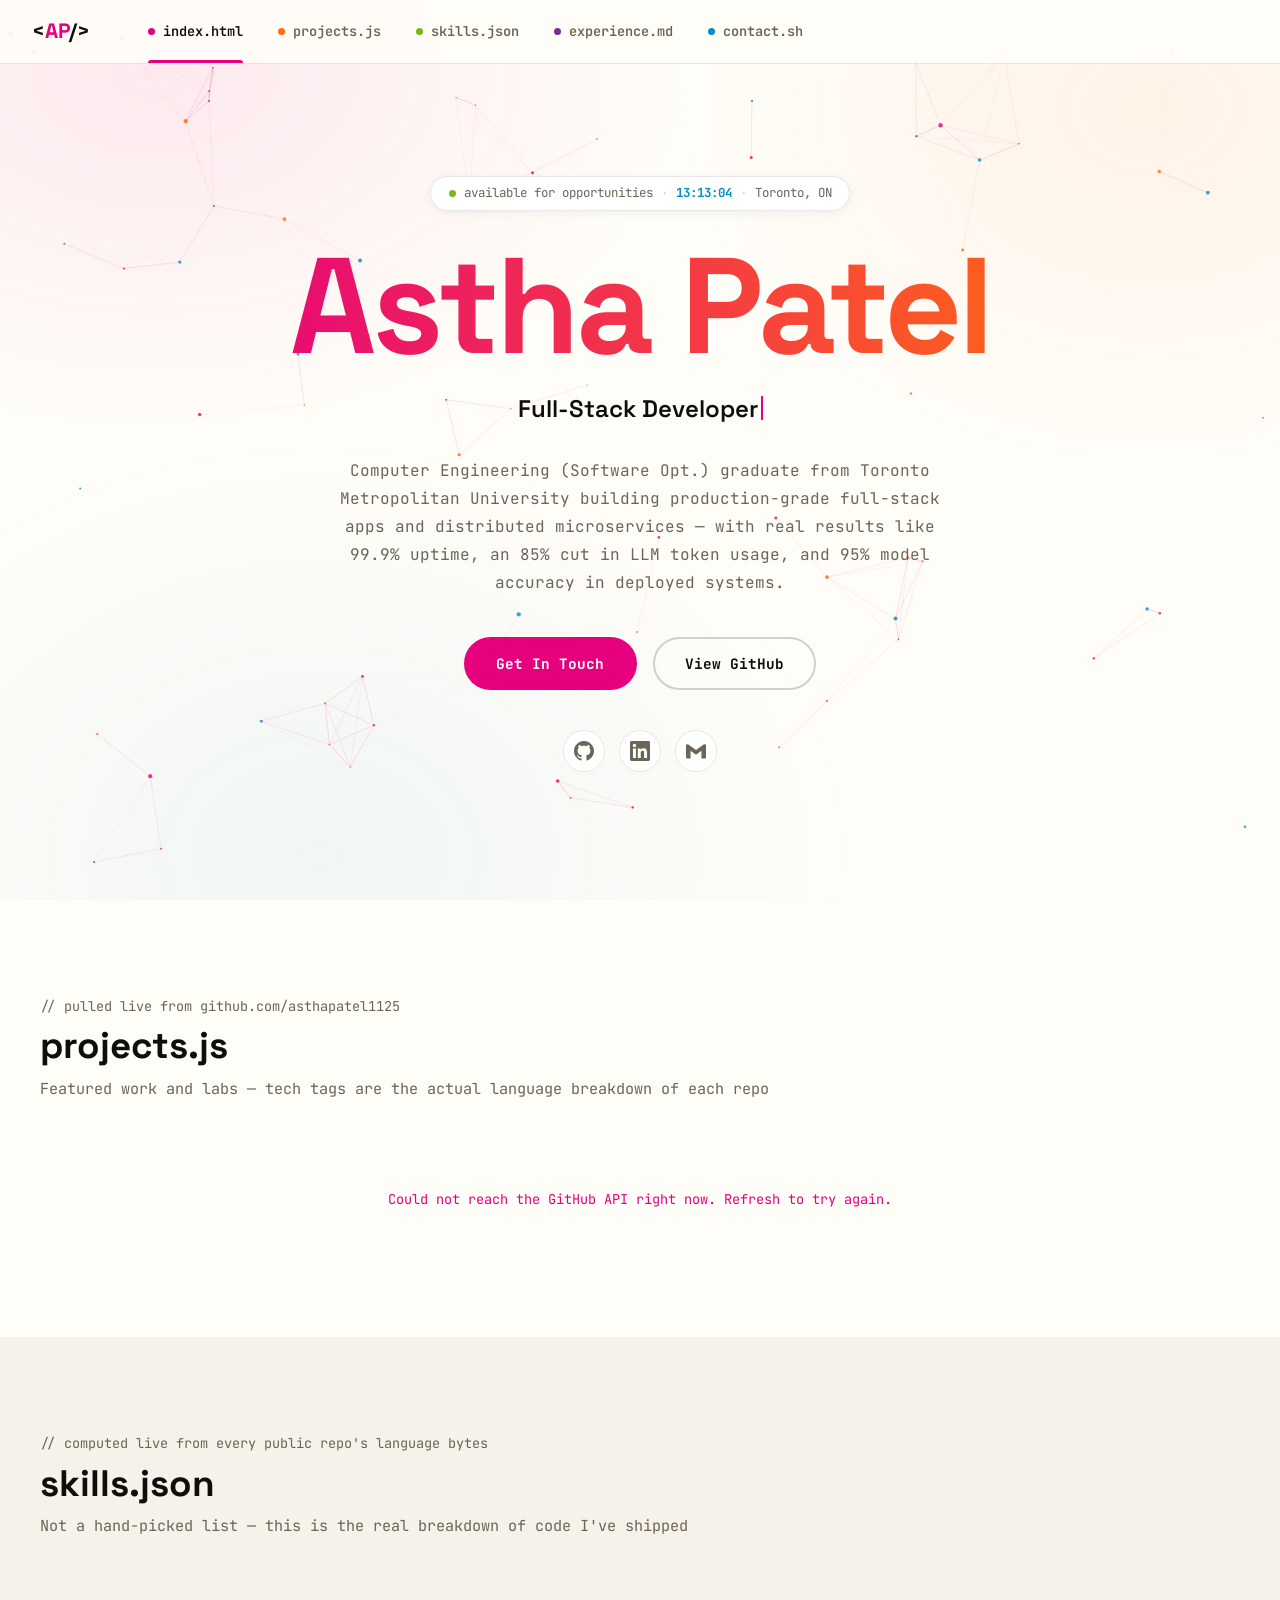
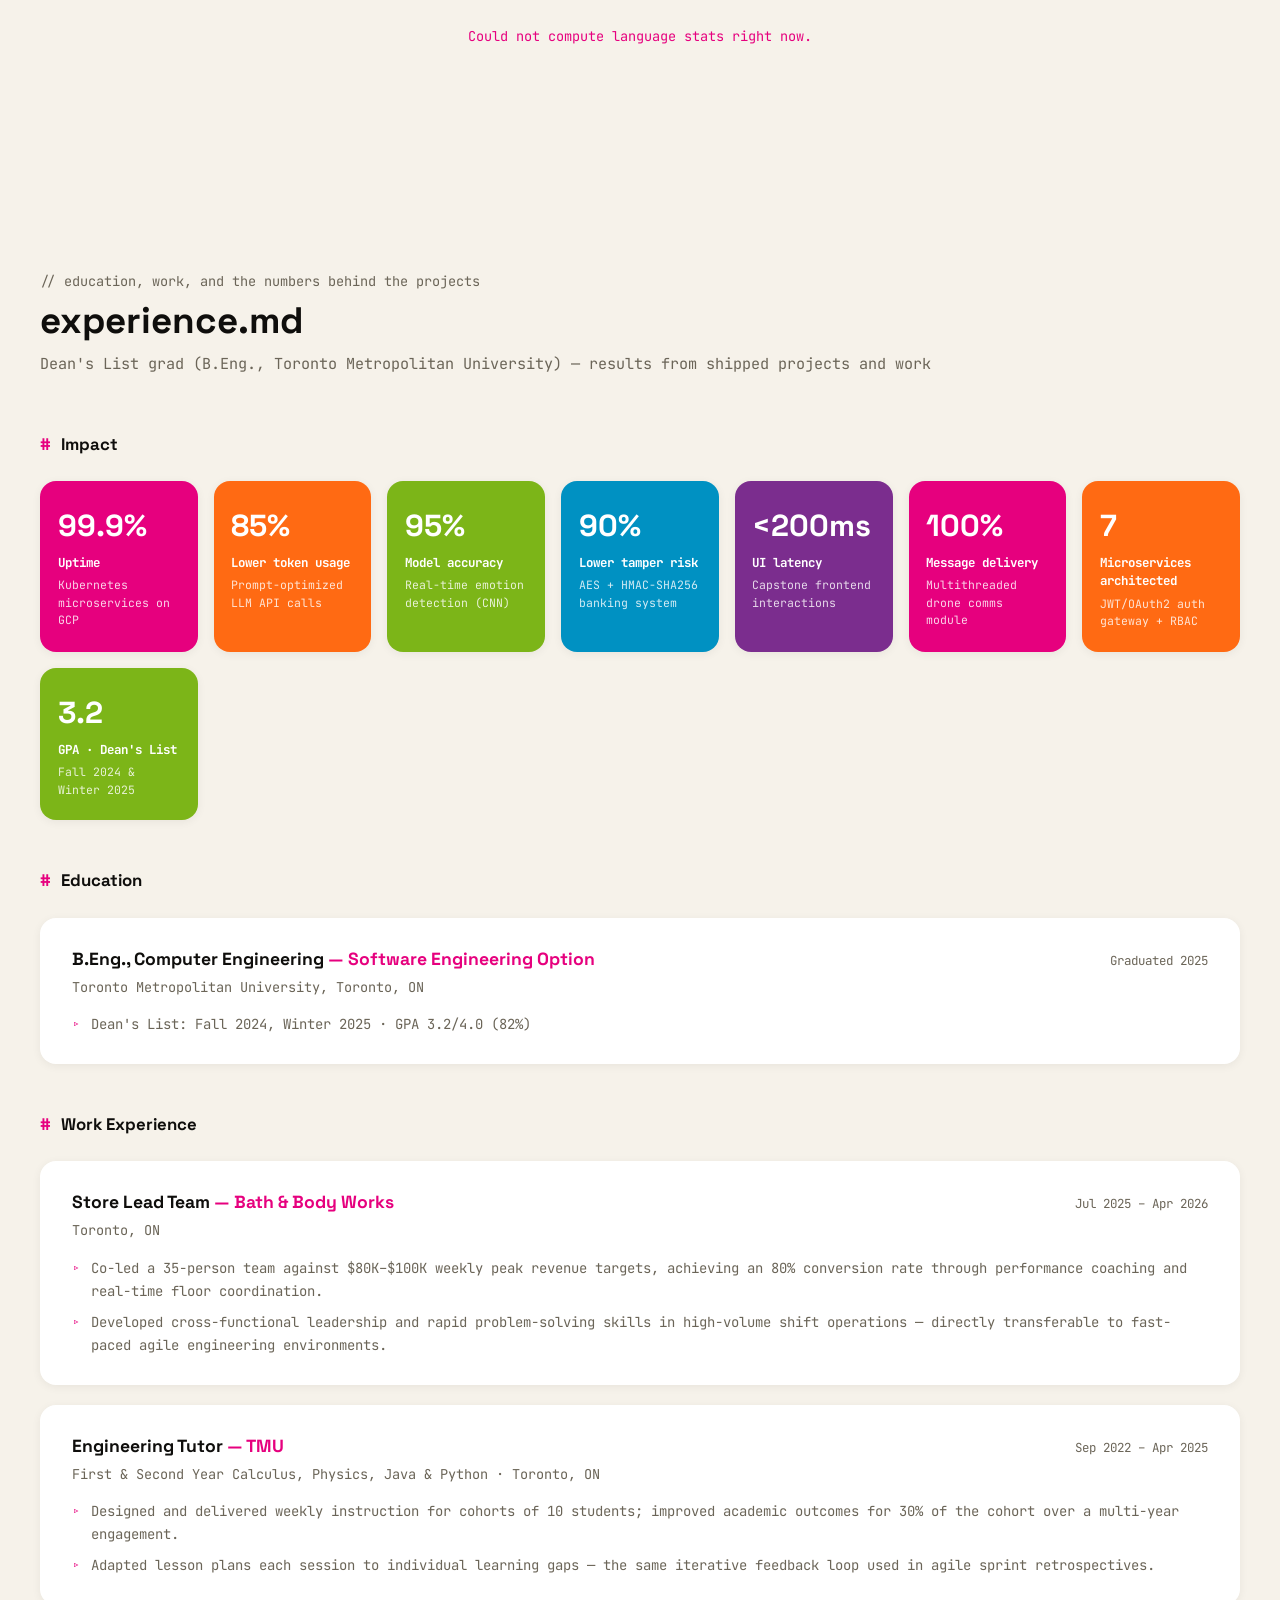
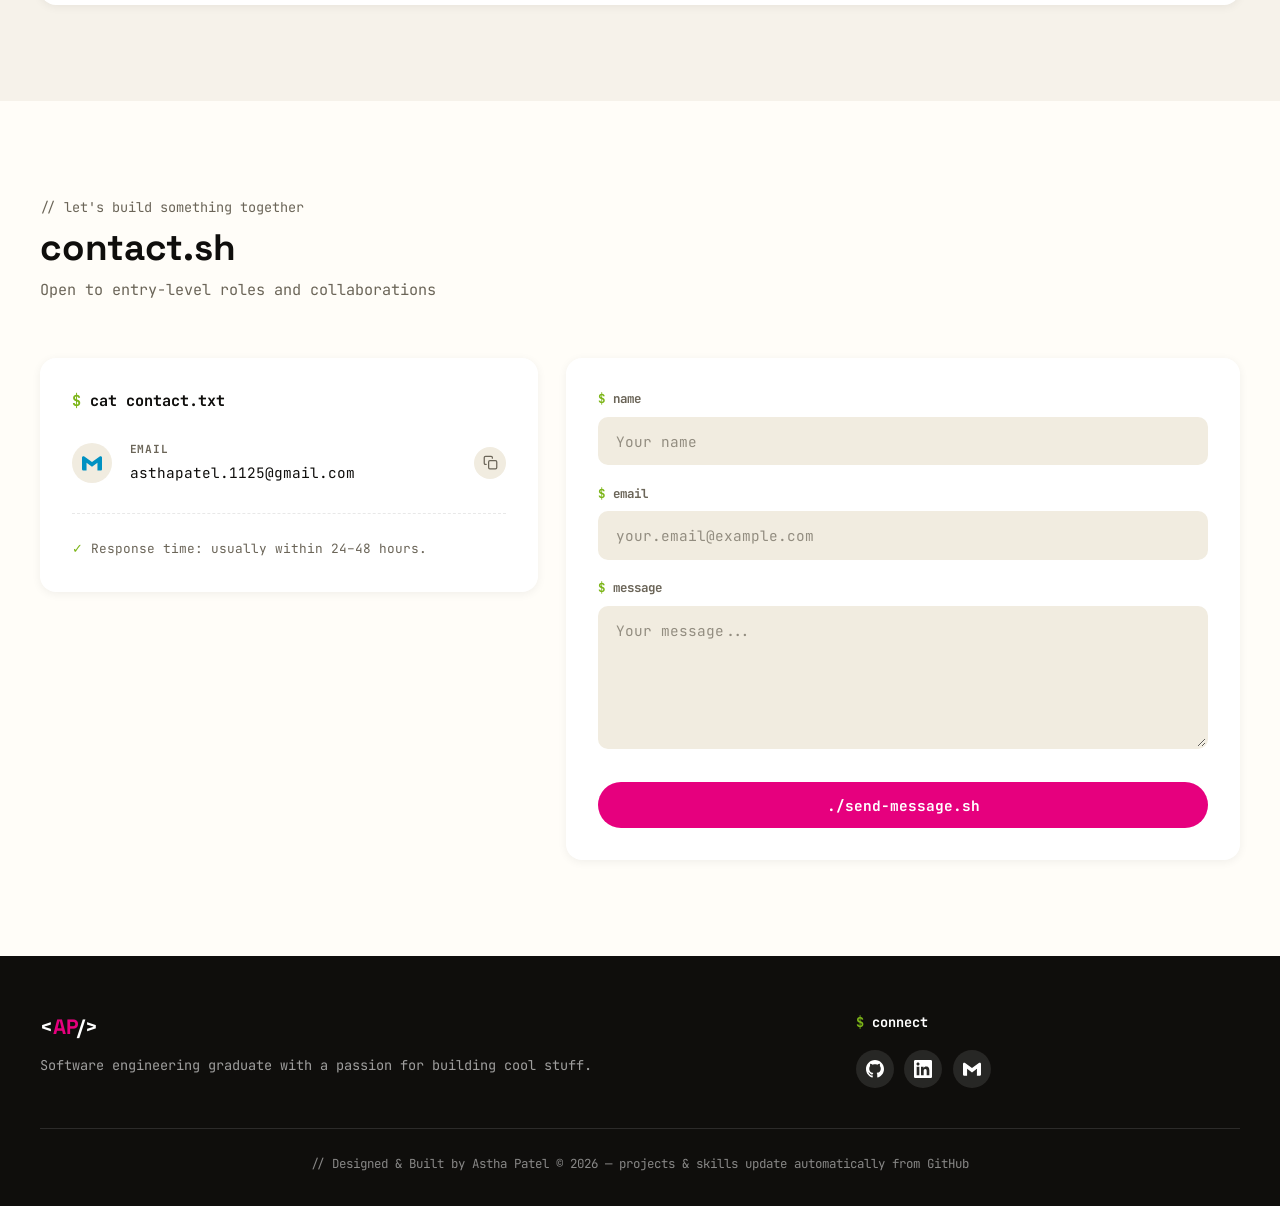
<file: src/frontend/index.html>
<!DOCTYPE html>
<html lang="en">
<head>
    <meta charset="UTF-8">
    <meta name="viewport" content="width=device-width, initial-scale=1.0">
    <title>Astha Patel — Full Stack Developer</title>
    <meta name="description" content="Astha Patel — Computer Engineering (Software Opt.) graduate building full-stack, cloud-native, and AI-powered applications.">
    <link rel="stylesheet" href="intro_page.css">
    <link rel="preconnect" href="https://fonts.googleapis.com">
    <link rel="preconnect" href="https://fonts.gstatic.com" crossorigin>
    <link href="https://fonts.googleapis.com/css2?family=Space+Grotesk:wght@500;600;700&family=JetBrains+Mono:wght@400;500;600;700;800&display=swap" rel="stylesheet">
    <link rel="icon" href="data:image/svg+xml,%3Csvg xmlns='http://www.w3.org/2000/svg' viewBox='0 0 24 24'%3E%3Crect width='24' height='24' rx='5' fill='%23fffdf8'/%3E%3Ctext x='12' y='16.5' font-family='monospace' font-size='11' font-weight='700' fill='%23e6007e' text-anchor='middle'%3E%3C/%3E%3C/text%3E%3C/svg%3E">
</head>
<body>
    <div class="scroll-progress" id="scroll-progress"></div>
    <div class="cursor-glow" id="cursor-glow" aria-hidden="true"></div>
    <div class="toast-stack" id="toast-stack" aria-live="polite"></div>

    <header class="header">
        <div class="logo">
            <span>&lt;<span class="logo-accent">AP</span>/&gt;</span>
        </div>
        <nav class="nav" id="main-nav">
            <a href="#top" class="nav-link" data-section="top"><span class="file-dot file-dot-html"></span>index.html</a>
            <a href="#projects" class="nav-link" data-section="projects"><span class="file-dot file-dot-js"></span>projects.js</a>
            <a href="#skills" class="nav-link" data-section="skills"><span class="file-dot file-dot-json"></span>skills.json</a>
            <a href="#experience" class="nav-link" data-section="experience"><span class="file-dot file-dot-md"></span>experience.md</a>
            <a href="#contact" class="nav-link" data-section="contact"><span class="file-dot file-dot-sh"></span>contact.sh</a>
        </nav>
    </header>

    <main class="main" id="top">
        <canvas id="particle-canvas" class="particle-canvas" aria-hidden="true"></canvas>

        <div class="content">
            <div class="status-pill" id="status-pill">
                <span class="status-dot"></span>
                <span>available for opportunities</span>
                <span class="status-sep">·</span>
                <span id="live-clock">--:--:--</span>
                <span class="status-sep">·</span>
                <span>Toronto, ON</span>
            </div>

            <h1 class="hero-name" id="hero-name">Astha Patel</h1>
            <h2 class="hero-role"><span id="hero-role-text"></span><span class="role-cursor"></span></h2>

            <p class="description">
                Computer Engineering (Software Opt.) graduate from Toronto Metropolitan University building
                production-grade full-stack apps and distributed microservices — with real results like 99.9% uptime,
                an 85% cut in LLM token usage, and 95% model accuracy in deployed systems.
            </p>

            <div class="buttons">
                <button class="btn btn-primary" onclick="document.getElementById('contact').scrollIntoView({behavior:'smooth'})">Get In Touch</button>
                <a href="https://github.com/asthapatel1125" class="btn btn-secondary" target="_blank" rel="noopener">View GitHub</a>
            </div>

            <div class="social-icons">
                <a href="https://github.com/asthapatel1125" class="social-icon" aria-label="GitHub" target="_blank" rel="noopener">
                    <svg width="20" height="20" viewBox="0 0 24 24" fill="currentColor">
                        <path d="M12 0c-6.626 0-12 5.373-12 12 0 5.302 3.438 9.8 8.207 11.387.599.111.793-.261.793-.577v-2.234c-3.338.726-4.033-1.416-4.033-1.416-.546-1.387-1.333-1.756-1.333-1.756-1.089-.745.083-.729.083-.729 1.205.084 1.839 1.237 1.839 1.237 1.07 1.834 2.807 1.304 3.492.997.107-.775.418-1.305.762-1.604-2.665-.305-5.467-1.334-5.467-5.931 0-1.311.469-2.381 1.236-3.221-.124-.303-.535-1.524.117-3.176 0 0 1.008-.322 3.301 1.23.957-.266 1.983-.399 3.003-.404 1.02.005 2.047.138 3.006.404 2.291-1.552 3.297-1.23 3.297-1.23.653 1.653.242 2.874.118 3.176.77.84 1.235 1.911 1.235 3.221 0 4.609-2.807 5.624-5.479 5.921.43.372.823 1.102.823 2.222v3.293c0 .319.192.694.801.576 4.765-1.589 8.199-6.086 8.199-11.386 0-6.627-5.373-12-12-12z"/>
                    </svg>
                </a>
                <a href="https://www.linkedin.com/in/astha-patel-1125-lnkdin/" class="social-icon" aria-label="LinkedIn" target="_blank" rel="noopener">
                    <svg width="20" height="20" viewBox="0 0 24 24" fill="currentColor">
                        <path d="M20.447 20.452h-3.554v-5.569c0-1.328-.027-3.037-1.852-3.037-1.853 0-2.136 1.445-2.136 2.939v5.667H9.351V9h3.414v1.561h.046c.477-.9 1.637-1.85 3.37-1.85 3.601 0 4.267 2.37 4.267 5.455v6.286zM5.337 7.433c-1.144 0-2.063-.926-2.063-2.065 0-1.138.92-2.063 2.063-2.063 1.14 0 2.064.925 2.064 2.063 0 1.139-.925 2.065-2.064 2.065zm1.782 13.019H3.555V9h3.564v11.452zM22.225 0H1.771C.792 0 0 .774 0 1.729v20.542C0 23.227.792 24 1.771 24h20.451C23.2 24 24 23.227 24 22.271V1.729C24 .774 23.2 0 22.222 0h.003z"/>
                    </svg>
                </a>
                <a href="mailto:asthapatel.1125@gmail.com" class="social-icon" aria-label="Email">
                    <svg width="20" height="20" viewBox="0 0 24 24" fill="currentColor">
                        <path d="M24 5.457v13.909c0 .904-.732 1.636-1.636 1.636h-3.819V11.73L12 16.64l-6.545-4.91v9.273H1.636A1.636 1.636 0 0 1 0 19.366V5.457c0-.904.732-1.636 1.636-1.636h.749L12 10.724l9.615-6.903h.749c.904 0 1.636.732 1.636 1.636z"/>
                    </svg>
                </a>
            </div>
        </div>
    </main>

    <section id="projects" class="projects-section">
        <div class="projects-container">
            <div class="projects-header reveal">
                <p class="section-comment">pulled live from github.com/asthapatel1125</p>
                <h2 class="projects-title">projects.js</h2>
                <p class="projects-subtitle">Featured work and labs — tech tags are the actual language breakdown of each repo</p>
            </div>
            <!-- Populated automatically by github.js from the GitHub API -->
            <div class="projects-grid"></div>
        </div>
    </section>

    <section id="skills" class="skills-section">
        <div class="skills-container">
            <div class="skills-header reveal">
                <p class="section-comment">computed live from every public repo's language bytes</p>
                <h2 class="skills-title">skills.json</h2>
                <p class="skills-subtitle">Not a hand-picked list — this is the real breakdown of code I've shipped</p>
            </div>

            <!-- Populated automatically by github.js -->
            <div class="skills-bars"></div>
        </div>
    </section>

    <section id="experience" class="experience-section">
        <div class="experience-container">
            <div class="experience-header reveal">
                <p class="section-comment">education, work, and the numbers behind the projects</p>
                <h2 class="experience-title">experience.md</h2>
                <p class="experience-subtitle">Dean's List grad (B.Eng., Toronto Metropolitan University) — results from shipped projects and work</p>
            </div>

            <h3 class="experience-subheading reveal"><span class="heading-dot">#</span> Impact</h3>
            <div class="metrics-grid">
                <div class="metric-card reveal tilt-card" style="--accent:var(--pink)">
                    <div class="metric-value">99.9%</div>
                    <div class="metric-label">Uptime</div>
                    <div class="metric-context">Kubernetes microservices on GCP</div>
                </div>
                <div class="metric-card reveal tilt-card" style="--accent:var(--orange)">
                    <div class="metric-value">85%</div>
                    <div class="metric-label">Lower token usage</div>
                    <div class="metric-context">Prompt-optimized LLM API calls</div>
                </div>
                <div class="metric-card reveal tilt-card" style="--accent:var(--lime)">
                    <div class="metric-value">95%</div>
                    <div class="metric-label">Model accuracy</div>
                    <div class="metric-context">Real-time emotion detection (CNN)</div>
                </div>
                <div class="metric-card reveal tilt-card" style="--accent:var(--turquoise)">
                    <div class="metric-value">90%</div>
                    <div class="metric-label">Lower tamper risk</div>
                    <div class="metric-context">AES + HMAC-SHA256 banking system</div>
                </div>
                <div class="metric-card reveal tilt-card" style="--accent:var(--purple)">
                    <div class="metric-value">&lt;200ms</div>
                    <div class="metric-label">UI latency</div>
                    <div class="metric-context">Capstone frontend interactions</div>
                </div>
                <div class="metric-card reveal tilt-card" style="--accent:var(--pink)">
                    <div class="metric-value">100%</div>
                    <div class="metric-label">Message delivery</div>
                    <div class="metric-context">Multithreaded drone comms module</div>
                </div>
                <div class="metric-card reveal tilt-card" style="--accent:var(--orange)">
                    <div class="metric-value">7</div>
                    <div class="metric-label">Microservices architected</div>
                    <div class="metric-context">JWT/OAuth2 auth gateway + RBAC</div>
                </div>
                <div class="metric-card reveal tilt-card" style="--accent:var(--lime)">
                    <div class="metric-value">3.2</div>
                    <div class="metric-label">GPA · Dean's List</div>
                    <div class="metric-context">Fall 2024 &amp; Winter 2025</div>
                </div>
            </div>

            <h3 class="experience-subheading reveal"><span class="heading-dot">#</span> Education</h3>
            <div class="exp-grid">
                <div class="exp-card reveal tilt-card">
                    <div class="exp-row">
                        <span class="exp-role">B.Eng., Computer Engineering <span class="exp-org">— Software Engineering Option</span></span>
                        <span class="exp-date">Graduated 2025</span>
                    </div>
                    <div class="exp-meta">Toronto Metropolitan University, Toronto, ON</div>
                    <ul class="exp-list">
                        <li>Dean's List: Fall 2024, Winter 2025 · GPA 3.2/4.0 (82%)</li>
                    </ul>
                </div>
            </div>

            <h3 class="experience-subheading reveal"><span class="heading-dot">#</span> Work Experience</h3>
            <div class="exp-grid">
                <div class="exp-card reveal tilt-card">
                    <div class="exp-row">
                        <span class="exp-role">Store Lead Team <span class="exp-org">— Bath &amp; Body Works</span></span>
                        <span class="exp-date">Jul 2025 – Apr 2026</span>
                    </div>
                    <div class="exp-meta">Toronto, ON</div>
                    <ul class="exp-list">
                        <li>Co-led a 35-person team against $80K–$100K weekly peak revenue targets, achieving an 80% conversion rate through performance coaching and real-time floor coordination.</li>
                        <li>Developed cross-functional leadership and rapid problem-solving skills in high-volume shift operations — directly transferable to fast-paced agile engineering environments.</li>
                    </ul>
                </div>

                <div class="exp-card reveal tilt-card">
                    <div class="exp-row">
                        <span class="exp-role">Engineering Tutor <span class="exp-org">— TMU</span></span>
                        <span class="exp-date">Sep 2022 – Apr 2025</span>
                    </div>
                    <div class="exp-meta">First &amp; Second Year Calculus, Physics, Java &amp; Python · Toronto, ON</div>
                    <ul class="exp-list">
                        <li>Designed and delivered weekly instruction for cohorts of 10 students; improved academic outcomes for 30% of the cohort over a multi-year engagement.</li>
                        <li>Adapted lesson plans each session to individual learning gaps — the same iterative feedback loop used in agile sprint retrospectives.</li>
                    </ul>
                </div>
            </div>
        </div>
    </section>

    <section id="contact" class="contact-section">
        <div class="contact-container">
            <div class="contact-header reveal">
                <p class="section-comment">let's build something together</p>
                <h2 class="contact-title">contact.sh</h2>
                <p class="contact-subtitle">Open to entry-level roles and collaborations</p>
            </div>

            <div class="contact-grid">
                <div class="contact-info-card reveal">
                    <h3 class="contact-info-title">cat contact.txt</h3>
                    <div class="contact-item">
                        <div class="contact-icon">
                            <svg width="20" height="20" viewBox="0 0 24 24" fill="currentColor">
                                <path d="M24 5.457v13.909c0 .904-.732 1.636-1.636 1.636h-3.819V11.73L12 16.64l-6.545-4.91v9.273H1.636A1.636 1.636 0 0 1 0 19.366V5.457c0-.904.732-1.636 1.636-1.636h.749L12 10.724l9.615-6.903h.749c.904 0 1.636.732 1.636 1.636z"/>
                            </svg>
                        </div>
                        <div class="contact-details">
                            <div class="contact-label">EMAIL</div>
                            <a href="mailto:asthapatel.1125@gmail.com" class="contact-value">asthapatel.1125@gmail.com</a>
                        </div>
                        <button type="button" class="copy-btn" id="copy-email-btn" data-email="asthapatel.1125@gmail.com" aria-label="Copy email address">
                            <svg width="15" height="15" viewBox="0 0 24 24" fill="none" stroke="currentColor" stroke-width="2" stroke-linecap="round" stroke-linejoin="round"><rect x="9" y="9" width="13" height="13" rx="2"/><path d="M5 15H4a2 2 0 0 1-2-2V4a2 2 0 0 1 2-2h9a2 2 0 0 1 2 2v1"/></svg>
                        </button>
                    </div>
                    <p class="contact-note"><span class="green">✓</span> Response time: usually within 24–48 hours.</p>
                </div>

                <div class="contact-form-card reveal">
                    <div id="form-status" style="display:none; padding: 12px 14px; border-radius: 6px; margin-bottom: 16px; font-family: 'JetBrains Mono', monospace; font-size: 13px;"></div>

                    <form id="contact-form" class="contact-form">
                        <div class="form-group">
                            <label for="name" class="form-label">name</label>
                            <input type="text" id="name" name="name" class="form-input" placeholder="Your name" required>
                        </div>

                        <div class="form-group">
                            <label for="email" class="form-label">email</label>
                            <input type="email" id="email" name="email" class="form-input" placeholder="your.email@example.com" required>
                        </div>

                        <div class="form-group">
                            <label for="message" class="form-label">message</label>
                            <textarea id="message" name="message" class="form-textarea" placeholder="Your message..." rows="6" required></textarea>
                        </div>

                        <button type="submit" id="submit-btn" class="form-submit">./send-message.sh</button>
                    </form>
                </div>
            </div>
        </div>
    </section>

    <footer class="footer">
        <div class="footer-container">
            <div class="footer-grid">
                <div class="footer-column">
                    <div class="footer-logo">
                        <span>&lt;<span class="logo-accent">AP</span>/&gt;</span>
                    </div>
                    <p class="footer-description">
                        Software engineering graduate with a passion for building cool stuff.
                    </p>
                </div>

                <div class="footer-column">
                    <h3 class="footer-title">connect</h3>
                    <div class="footer-social">
                        <a href="https://github.com/asthapatel1125" class="footer-social-icon" aria-label="GitHub" target="_blank" rel="noopener">
                            <svg width="18" height="18" viewBox="0 0 24 24" fill="currentColor">
                                <path d="M12 0c-6.626 0-12 5.373-12 12 0 5.302 3.438 9.8 8.207 11.387.599.111.793-.261.793-.577v-2.234c-3.338.726-4.033-1.416-4.033-1.416-.546-1.387-1.333-1.756-1.333-1.756-1.089-.745.083-.729.083-.729 1.205.084 1.839 1.237 1.839 1.237 1.07 1.834 2.807 1.304 3.492.997.107-.775.418-1.305.762-1.604-2.665-.305-5.467-1.334-5.467-5.931 0-1.311.469-2.381 1.236-3.221-.124-.303-.535-1.524.117-3.176 0 0 1.008-.322 3.301 1.23.957-.266 1.983-.399 3.003-.404 1.02.005 2.047.138 3.006.404 2.291-1.552 3.297-1.23 3.297-1.23.653 1.653.242 2.874.118 3.176.77.84 1.235 1.911 1.235 3.221 0 4.609-2.807 5.624-5.479 5.921.43.372.823 1.102.823 2.222v3.293c0 .319.192.694.801.576 4.765-1.589 8.199-6.086 8.199-11.386 0-6.627-5.373-12-12-12z"/>
                            </svg>
                        </a>
                        <a href="https://www.linkedin.com/in/astha-patel-1125-lnkdin/" class="footer-social-icon" aria-label="LinkedIn" target="_blank" rel="noopener">
                            <svg width="18" height="18" viewBox="0 0 24 24" fill="currentColor">
                                <path d="M20.447 20.452h-3.554v-5.569c0-1.328-.027-3.037-1.852-3.037-1.853 0-2.136 1.445-2.136 2.939v5.667H9.351V9h3.414v1.561h.046c.477-.9 1.637-1.85 3.37-1.85 3.601 0 4.267 2.37 4.267 5.455v6.286zM5.337 7.433c-1.144 0-2.063-.926-2.063-2.065 0-1.138.92-2.063 2.063-2.063 1.14 0 2.064.925 2.064 2.063 0 1.139-.925 2.065-2.064 2.065zm1.782 13.019H3.555V9h3.564v11.452zM22.225 0H1.771C.792 0 0 .774 0 1.729v20.542C0 23.227.792 24 1.771 24h20.451C23.2 24 24 23.227 24 22.271V1.729C24 .774 23.2 0 22.222 0h.003z"/>
                            </svg>
                        </a>
                        <a href="mailto:asthapatel.1125@gmail.com" class="footer-social-icon" aria-label="Email">
                            <svg width="18" height="18" viewBox="0 0 24 24" fill="currentColor">
                                <path d="M24 5.457v13.909c0 .904-.732 1.636-1.636 1.636h-3.819V11.73L12 16.64l-6.545-4.91v9.273H1.636A1.636 1.636 0 0 1 0 19.366V5.457c0-.904.732-1.636 1.636-1.636h.749L12 10.724l9.615-6.903h.749c.904 0 1.636.732 1.636 1.636z"/>
                            </svg>
                        </a>
                    </div>
                </div>
            </div>

            <div class="footer-bottom">
                <p class="footer-copyright">Designed &amp; Built by Astha Patel © 2026 — projects &amp; skills update automatically from GitHub</p>
            </div>
        </div>
    </footer>

    <script src="hero.js"></script>
    <script src="github.js"></script>
    <script src="contact.js"></script>
    <script src="effects.js"></script>
</body>
</html>
</file>
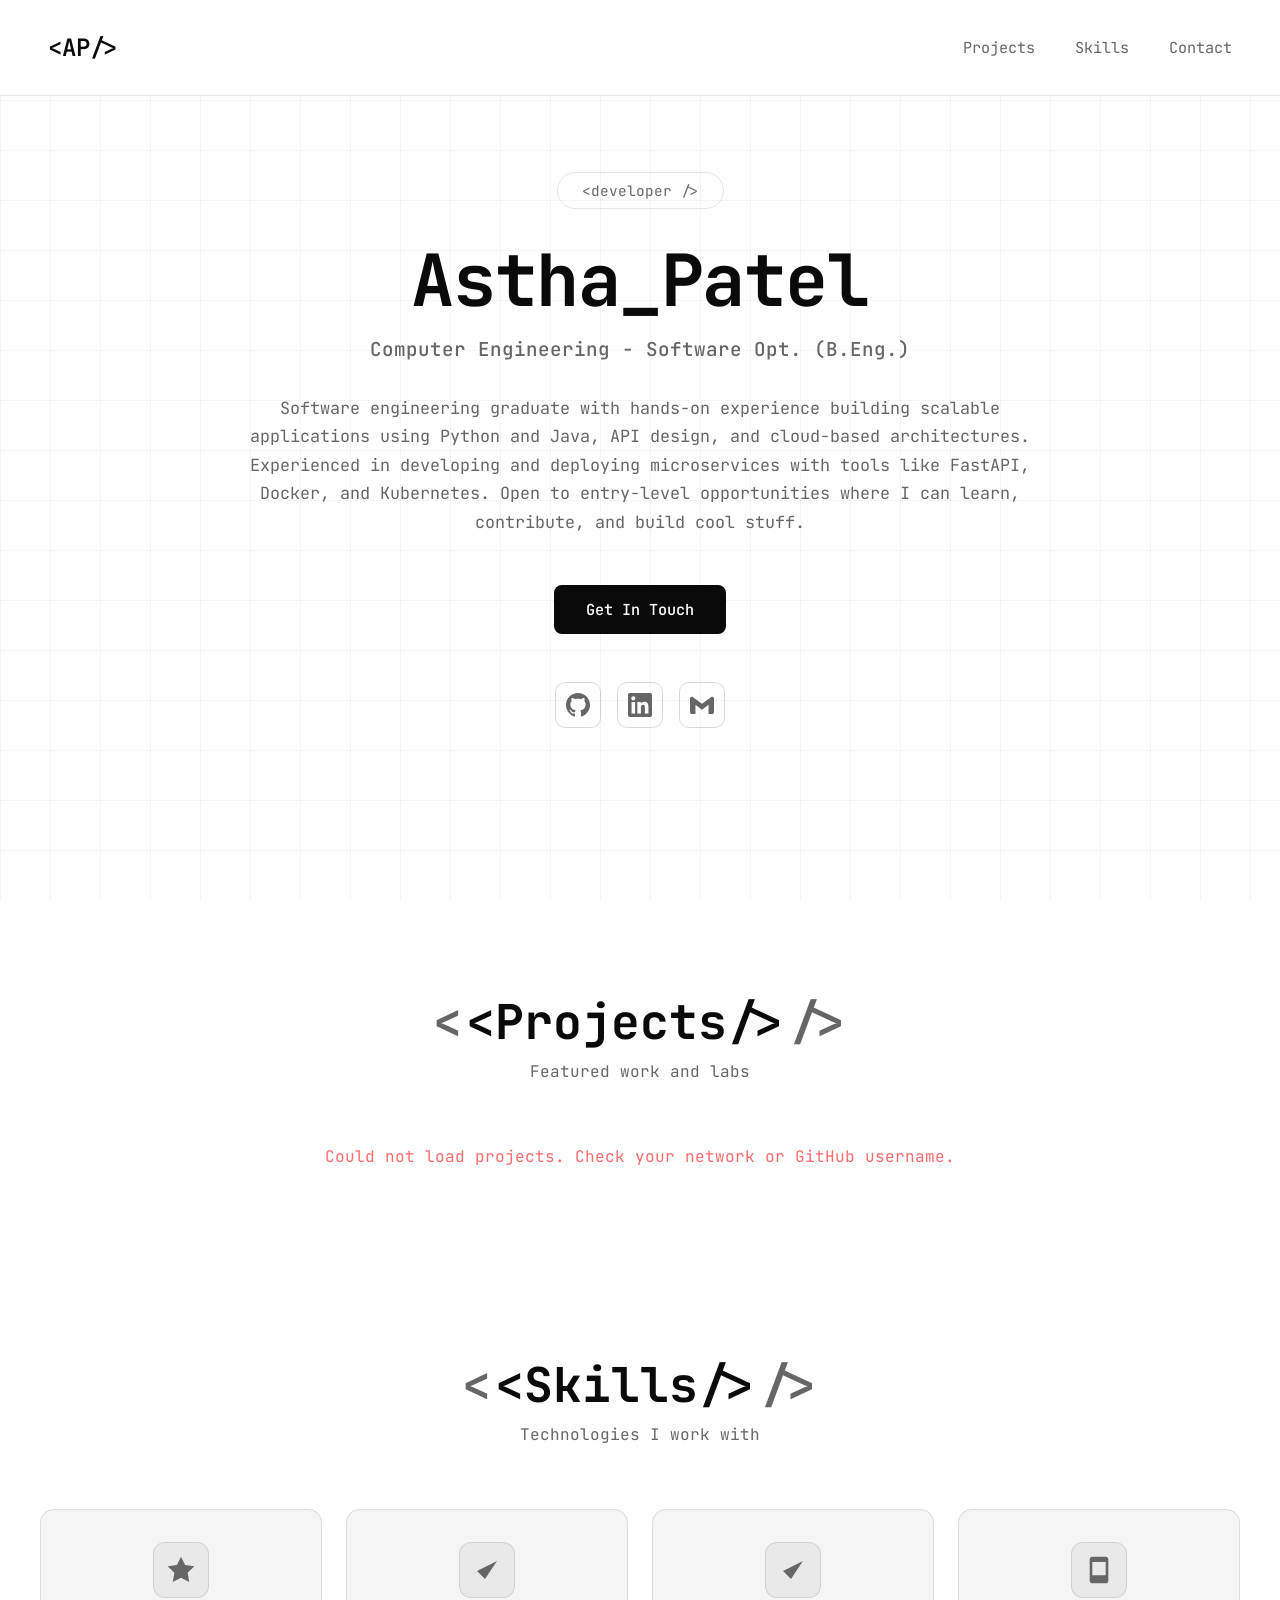
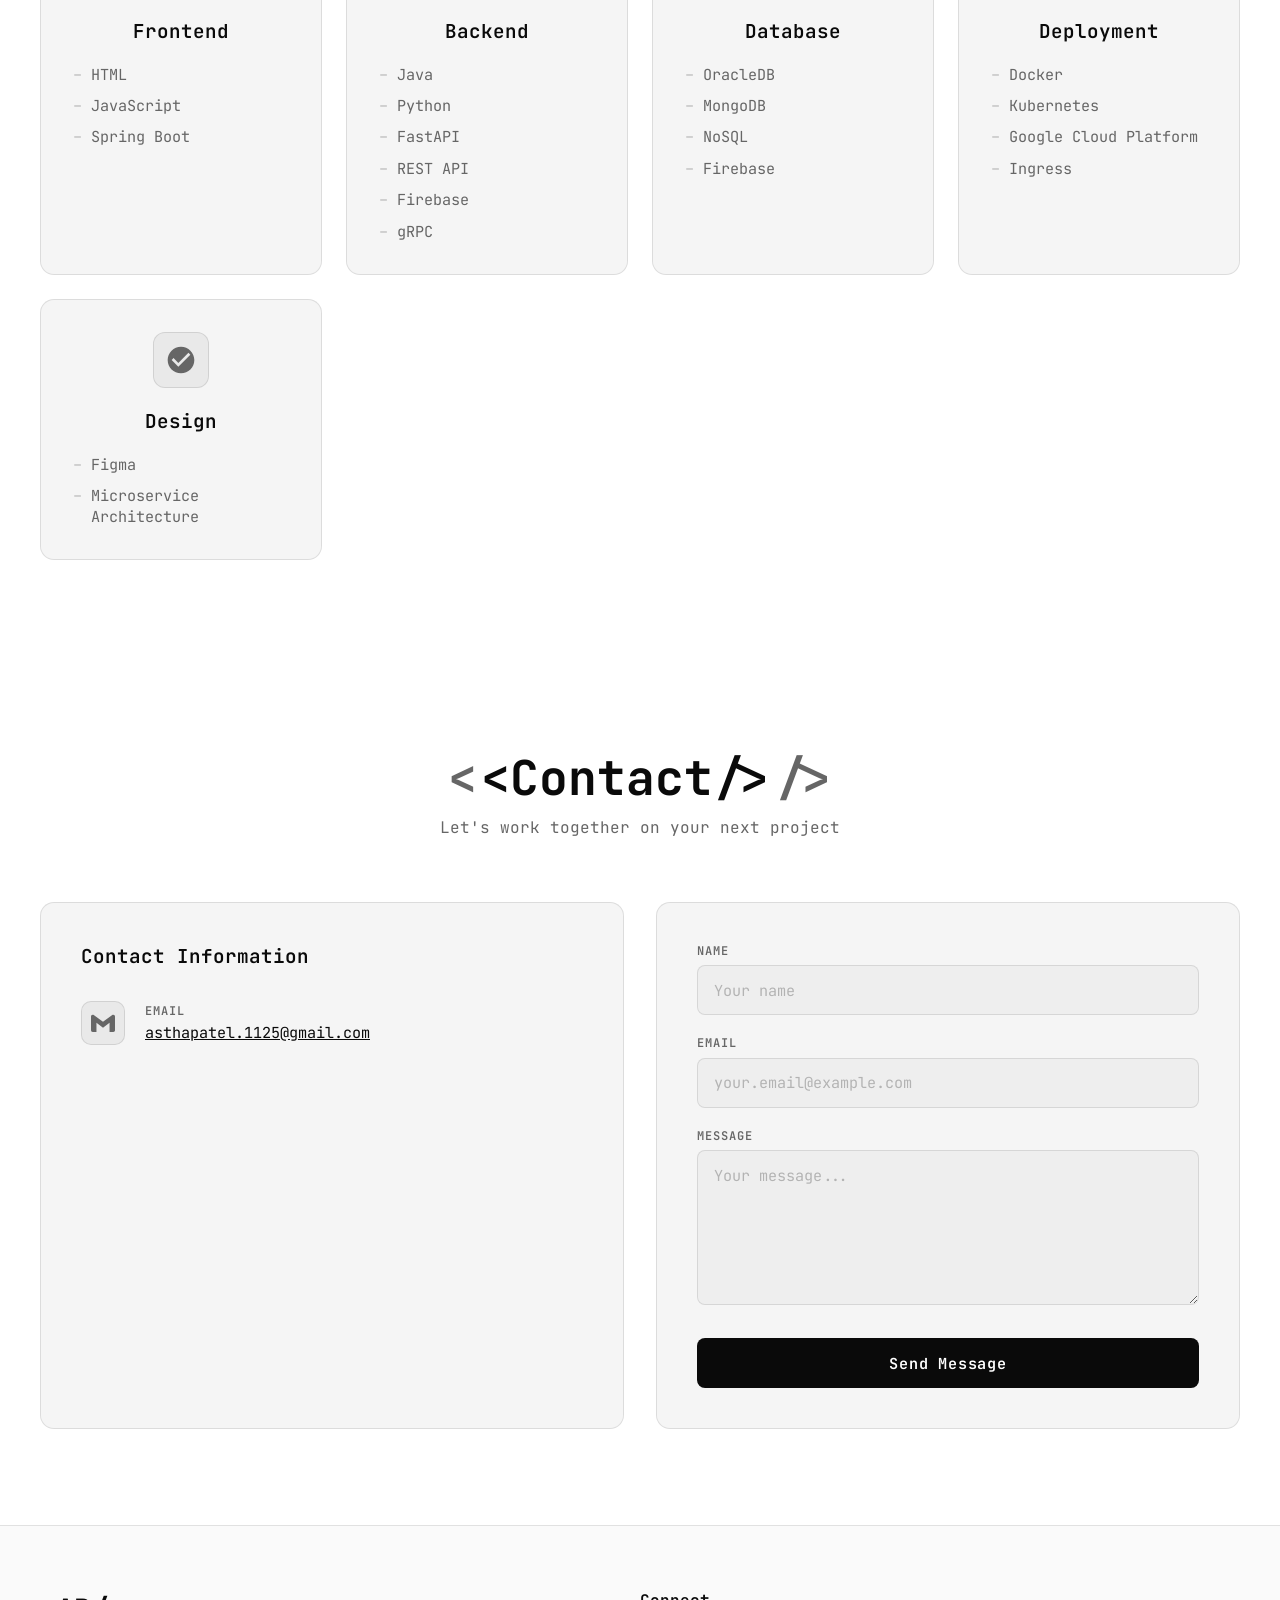
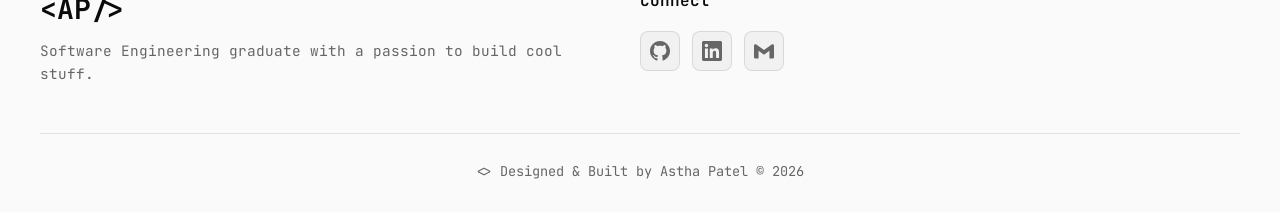
<file: src/frontend/html/index1.html>
<!DOCTYPE html>
<html lang="en">
<head>
    <meta charset="UTF-8">
    <meta name="viewport" content="width=device-width, initial-scale=1.0">
    <title>Astha Patel - Full Stack Developer</title>
    <link rel="stylesheet" href="/src/frontend/css/intro_page.css">
    <link rel="preconnect" href="https://fonts.googleapis.com">
    <link rel="preconnect" href="https://fonts.gstatic.com" crossorigin>
    <link href="https://fonts.googleapis.com/css2?family=JetBrains+Mono:wght@400;500;600;700&display=swap" rel="stylesheet">
</head>
<body>
    <header class="header">
        <div class="logo">
            <span>&lt;AP/&gt;</span>
        </div>
        <nav class="nav">
            <a href="#projects" class="nav-link">Projects</a>
            <a href="#skills" class="nav-link">Skills</a>
            <a href="#contact" class="nav-link">Contact</a>
        </nav>
    </header>

    <main class="main">
        <div class="content">
            <div class="pill-label">
                <span>&lt;developer /&gt;</span>
            </div>
            
            <h1 class="name">Astha_Patel</h1>
            
            <h2 class="subtitle">Computer Engineering - Software Opt. (B.Eng.)</h2>
            
            <p class="description">
                Software engineering graduate with hands-on experience building scalable applications using Python and Java, API design, and cloud-based architectures. 
                Experienced in developing and deploying microservices with tools like FastAPI, Docker, and Kubernetes.
                Open to entry-level opportunities where I can learn, contribute, and build cool stuff.            
            </p>
            
            <div class="buttons">
                <button class="btn btn-primary" onclick="document.getElementById('contact').scrollIntoView({behavior:'smooth'})">Get In Touch</button>
            </div>
            
            <div class="social-icons">
                <a href="https://github.com/asthapatel1125" class="social-icon" aria-label="GitHub" target="_blank" rel="noopener">
                    <svg width="24" height="24" viewBox="0 0 24 24" fill="currentColor">
                        <path d="M12 0c-6.626 0-12 5.373-12 12 0 5.302 3.438 9.8 8.207 11.387.599.111.793-.261.793-.577v-2.234c-3.338.726-4.033-1.416-4.033-1.416-.546-1.387-1.333-1.756-1.333-1.756-1.089-.745.083-.729.083-.729 1.205.084 1.839 1.237 1.839 1.237 1.07 1.834 2.807 1.304 3.492.997.107-.775.418-1.305.762-1.604-2.665-.305-5.467-1.334-5.467-5.931 0-1.311.469-2.381 1.236-3.221-.124-.303-.535-1.524.117-3.176 0 0 1.008-.322 3.301 1.23.957-.266 1.983-.399 3.003-.404 1.02.005 2.047.138 3.006.404 2.291-1.552 3.297-1.23 3.297-1.23.653 1.653.242 2.874.118 3.176.77.84 1.235 1.911 1.235 3.221 0 4.609-2.807 5.624-5.479 5.921.43.372.823 1.102.823 2.222v3.293c0 .319.192.694.801.576 4.765-1.589 8.199-6.086 8.199-11.386 0-6.627-5.373-12-12-12z"/>
                    </svg>
                </a>
                <a href="https://www.linkedin.com/in/astha-patel-1125-lnkdin/" class="social-icon" aria-label="LinkedIn" target="_blank" rel="noopener">
                    <svg width="24" height="24" viewBox="0 0 24 24" fill="currentColor">
                        <path d="M20.447 20.452h-3.554v-5.569c0-1.328-.027-3.037-1.852-3.037-1.853 0-2.136 1.445-2.136 2.939v5.667H9.351V9h3.414v1.561h.046c.477-.9 1.637-1.85 3.37-1.85 3.601 0 4.267 2.37 4.267 5.455v6.286zM5.337 7.433c-1.144 0-2.063-.926-2.063-2.065 0-1.138.92-2.063 2.063-2.063 1.14 0 2.064.925 2.064 2.063 0 1.139-.925 2.065-2.064 2.065zm1.782 13.019H3.555V9h3.564v11.452zM22.225 0H1.771C.792 0 0 .774 0 1.729v20.542C0 23.227.792 24 1.771 24h20.451C23.2 24 24 23.227 24 22.271V1.729C24 .774 23.2 0 22.222 0h.003z"/>
                    </svg>
                </a>
                <a href="mailto:asthapatel.1125@gmail.com" class="social-icon" aria-label="Email">
                    <svg width="24" height="24" viewBox="0 0 24 24" fill="currentColor">
                        <path d="M24 5.457v13.909c0 .904-.732 1.636-1.636 1.636h-3.819V11.73L12 16.64l-6.545-4.91v9.273H1.636A1.636 1.636 0 0 1 0 19.366V5.457c0-.904.732-1.636 1.636-1.636h.749L12 10.724l9.615-6.903h.749c.904 0 1.636.732 1.636 1.636z"/>
                    </svg>
                </a>
            </div>
        </div>
    </main>

    <section id="projects" class="projects-section">
        <div class="projects-container">
            <div class="projects-header">
                <h2 class="projects-title">&lt;Projects/&gt;</h2>
                <p class="projects-subtitle">Featured work and labs</p>
            </div>
            <div class="projects-grid"></div>
        </div>
    </section>

    <section id="skills" class="skills-section">
        <div class="skills-container">
            <div class="skills-header">
                <h2 class="skills-title">&lt;Skills/&gt;</h2>
                <p class="skills-subtitle">Technologies I work with</p>
            </div>
            
            <div class="skills-grid">
                <div class="skill-card">
                    <div class="skill-icon skill-icon-frontend">
                        <svg width="32" height="32" viewBox="0 0 24 24" fill="currentColor">
                            <path d="M12 2l3.09 6.26L22 9.27l-5 4.87 1.18 6.88L12 17.77l-6.18 3.25L7 14.14 2 9.27l6.91-1.01L12 2z"/>
                        </svg>
                    </div>
                    <h3 class="skill-title">Frontend</h3>
                    <ul class="skill-list">
                        <li>HTML</li>
                        <li>JavaScript</li>
                        <li>Spring Boot</li>
                    </ul>
                </div>

                <div class="skill-card">
                    <div class="skill-icon skill-icon-backend">
                        <svg width="32" height="32" viewBox="0 0 24 24" fill="currentColor">
                            <path d="M4.5 12.75l6 6 9-13.5"/>
                        </svg>
                    </div>
                    <h3 class="skill-title">Backend</h3>
                    <ul class="skill-list">
                        <li>Java</li>
                        <li>Python</li>
                        <li>FastAPI</li>
                        <li>REST API</li>
                        <li>Firebase</li>
                        <li>gRPC</li>
                    </ul>
                </div>

                <div class="skill-card">
                    <div class="skill-icon skill-icon-backend">
                        <svg width="32" height="32" viewBox="0 0 24 24" fill="currentColor">
                            <path d="M4.5 12.75l6 6 9-13.5"/>
                        </svg>
                    </div>
                    <h3 class="skill-title">Database</h3>
                    <ul class="skill-list">
                        <li>OracleDB</li>
                        <li>MongoDB</li>
                        <li>NoSQL</li>
                        <li>Firebase</li>
                    </ul>
                </div>

                <div class="skill-card">
                    <div class="skill-icon skill-icon-deployment">
                        <svg width="32" height="32" viewBox="0 0 24 24" fill="currentColor">
                            <path d="M17 2H7c-1.1 0-2 .9-2 2v16c0 1.1.9 2 2 2h10c1.1 0 2-.9 2-2V4c0-1.1-.9-2-2-2zm0 14H7V6h10v10z"/>
                        </svg>
                    </div>
                    <h3 class="skill-title">Deployment</h3>
                    <ul class="skill-list">
                        <li>Docker</li>
                        <li>Kubernetes</li>
                        <li>Google Cloud Platform</li>
                        <li>Ingress</li>
                    </ul>
                </div>

                <div class="skill-card">
                    <div class="skill-icon skill-icon-design">
                        <svg width="32" height="32" viewBox="0 0 24 24" fill="currentColor">
                            <path d="M12 2C6.48 2 2 6.48 2 12s4.48 10 10 10 10-4.48 10-10S17.52 2 12 2zm-2 15l-5-5 1.41-1.41L10 14.17l7.59-7.59L19 8l-9 9z"/>
                        </svg>
                    </div>
                    <h3 class="skill-title">Design</h3>
                    <ul class="skill-list">
                        <li>Figma</li>
                        <li>Microservice Architecture</li>
                    </ul>
                </div>                
            </div>
        </div>
    </section>

    <section id="contact" class="contact-section">
        <div class="contact-container">
            <div class="contact-header">
                <h2 class="contact-title">&lt;Contact/&gt;</h2>
                <p class="contact-subtitle">Let's work together on your next project</p>
            </div>
            
            <div class="contact-grid">
                <div class="contact-info-card">
                    <h3 class="contact-info-title">Contact Information</h3>
                    <div class="contact-item">
                        <div class="contact-icon contact-icon-email">
                            <svg width="24" height="24" viewBox="0 0 24 24" fill="currentColor">
                                <path d="M24 5.457v13.909c0 .904-.732 1.636-1.636 1.636h-3.819V11.73L12 16.64l-6.545-4.91v9.273H1.636A1.636 1.636 0 0 1 0 19.366V5.457c0-.904.732-1.636 1.636-1.636h.749L12 10.724l9.615-6.903h.749c.904 0 1.636.732 1.636 1.636z"/>
                            </svg>
                        </div>
                        <div class="contact-details">
                            <div class="contact-label">EMAIL</div>
                            <a href="mailto:asthapatel.1125@gmail.com" class="contact-value">asthapatel.1125@gmail.com</a>
                        </div>
                    </div>
                </div>

                <div class="contact-form-card">
                    <div id="form-status" style="display:none; padding: 12px; border-radius: 6px; margin-bottom: 16px; font-family: 'JetBrains Mono', monospace; font-size: 13px;"></div>

                    <form id="contact-form" class="contact-form">
                        <div class="form-group">
                            <label for="name" class="form-label">NAME</label>
                            <input type="text" id="name" name="name" class="form-input" placeholder="Your name" required>
                        </div>

                        <div class="form-group">
                            <label for="email" class="form-label">EMAIL</label>
                            <input type="email" id="email" name="email" class="form-input" placeholder="your.email@example.com" required>
                        </div>

                        <div class="form-group">
                            <label for="message" class="form-label">MESSAGE</label>
                            <textarea id="message" name="message" class="form-textarea" placeholder="Your message..." rows="6" required></textarea>
                        </div>

                        <button type="submit" id="submit-btn" class="form-submit">Send Message</button>
                    </form>
                </div>
            </div>
        </div>
    </section>

    <footer class="footer">
        <div class="footer-container">
            <div class="footer-grid">
                <div class="footer-column">
                    <div class="footer-logo">
                        <span>&lt;AP/&gt;</span>
                    </div>
                    <p class="footer-description">
                        Software Engineering graduate with a passion to build cool stuff.
                    </p>
                </div>

                <div class="footer-column">
                    <h3 class="footer-title">Connect</h3>
                    <div class="footer-social">
                        <a href="https://github.com/asthapatel1125" class="footer-social-icon" aria-label="GitHub" target="_blank" rel="noopener">
                            <svg width="20" height="20" viewBox="0 0 24 24" fill="currentColor">
                                <path d="M12 0c-6.626 0-12 5.373-12 12 0 5.302 3.438 9.8 8.207 11.387.599.111.793-.261.793-.577v-2.234c-3.338.726-4.033-1.416-4.033-1.416-.546-1.387-1.333-1.756-1.333-1.756-1.089-.745.083-.729.083-.729 1.205.084 1.839 1.237 1.839 1.237 1.07 1.834 2.807 1.304 3.492.997.107-.775.418-1.305.762-1.604-2.665-.305-5.467-1.334-5.467-5.931 0-1.311.469-2.381 1.236-3.221-.124-.303-.535-1.524.117-3.176 0 0 1.008-.322 3.301 1.23.957-.266 1.983-.399 3.003-.404 1.02.005 2.047.138 3.006.404 2.291-1.552 3.297-1.23 3.297-1.23.653 1.653.242 2.874.118 3.176.77.84 1.235 1.911 1.235 3.221 0 4.609-2.807 5.624-5.479 5.921.43.372.823 1.102.823 2.222v3.293c0 .319.192.694.801.576 4.765-1.589 8.199-6.086 8.199-11.386 0-6.627-5.373-12-12-12z"/>
                            </svg>
                        </a>
                        <a href="https://www.linkedin.com/in/astha-patel-1125-lnkdin/" class="footer-social-icon" aria-label="LinkedIn" target="_blank" rel="noopener">
                            <svg width="20" height="20" viewBox="0 0 24 24" fill="currentColor">
                                <path d="M20.447 20.452h-3.554v-5.569c0-1.328-.027-3.037-1.852-3.037-1.853 0-2.136 1.445-2.136 2.939v5.667H9.351V9h3.414v1.561h.046c.477-.9 1.637-1.85 3.37-1.85 3.601 0 4.267 2.37 4.267 5.455v6.286zM5.337 7.433c-1.144 0-2.063-.926-2.063-2.065 0-1.138.92-2.063 2.063-2.063 1.14 0 2.064.925 2.064 2.063 0 1.139-.925 2.065-2.064 2.065zm1.782 13.019H3.555V9h3.564v11.452zM22.225 0H1.771C.792 0 0 .774 0 1.729v20.542C0 23.227.792 24 1.771 24h20.451C23.2 24 24 23.227 24 22.271V1.729C24 .774 23.2 0 22.222 0h.003z"/>
                            </svg>
                        </a>
                        <a href="mailto:asthapatel.1125@gmail.com" class="footer-social-icon" aria-label="Email">
                            <svg width="20" height="20" viewBox="0 0 24 24" fill="currentColor">
                                <path d="M24 5.457v13.909c0 .904-.732 1.636-1.636 1.636h-3.819V11.73L12 16.64l-6.545-4.91v9.273H1.636A1.636 1.636 0 0 1 0 19.366V5.457c0-.904.732-1.636 1.636-1.636h.749L12 10.724l9.615-6.903h.749c.904 0 1.636.732 1.636 1.636z"/>
                            </svg>
                        </a>
                    </div>
                </div>
            </div>

            <div class="footer-bottom">
                <p class="footer-copyright">
                    &lt;&gt; Designed &amp; Built by Astha Patel &copy; 2026
                </p>
            </div>
        </div>
    </footer>

    <script src="/src/frontend/js/projects.js"></script>
    <script src="/src/frontend/js/contact.js"></script>
</body>
</html>
</file>
<file: src/frontend/intro_page.css>
* {
    margin: 0;
    padding: 0;
    box-sizing: border-box;
}

:root {
    /* ── Palette — warm white base, bold flat candy colors ──── */
    --bg: #fffdf8;
    --surface: #ffffff;
    --surface-alt: #f6f2ea;
    --inset: #f1ece0;
    --border: rgba(10, 10, 10, 0.09);
    --border-strong: rgba(10, 10, 10, 0.18);

    --text: #0f0e0c;
    --text-dim: #6b6558;

    /* Bold flat product colors — used solid, not as gradients */
    --pink: #e6007e;
    --orange: #ff6a13;
    --lime: #7cb518;
    --turquoise: #0091c2;
    --purple: #7b2d8e;

    --gradient: linear-gradient(90deg, var(--pink), var(--orange), var(--turquoise));

    --mono: 'JetBrains Mono', 'Fira Code', ui-monospace, monospace;
    --display: 'Space Grotesk', 'JetBrains Mono', sans-serif;

    --shadow-sm: 0 2px 10px rgba(15, 14, 12, 0.06);
    --shadow-md: 0 18px 40px rgba(15, 14, 12, 0.12);
}

html {
    scroll-behavior: smooth;
}

@media (prefers-reduced-motion: reduce) {
    html { scroll-behavior: auto; }
    *, *::before, *::after { animation-duration: 0.01ms !important; animation-iteration-count: 1 !important; transition-duration: 0.01ms !important; }
}

body {
    font-family: var(--mono);
    background: var(--bg);
    color: var(--text);
    min-height: 100vh;
    position: relative;
    overflow-x: hidden;
    line-height: 1.5;
}

::selection {
    background: var(--pink);
    color: #fff;
}

/* ── Scroll progress bar ─────────────────────────────────── */
.scroll-progress {
    position: fixed;
    top: 0;
    left: 0;
    height: 3px;
    width: 0%;
    background: var(--gradient);
    z-index: 300;
    transition: width 0.1s linear;
}

/* ── Cursor-follow ambient glow ──────────────────────────── */
.cursor-glow {
    position: fixed;
    top: -220px;
    left: -220px;
    width: 440px;
    height: 440px;
    border-radius: 50%;
    background: radial-gradient(circle, rgba(230, 0, 126, 0.08) 0%, rgba(0, 145, 194, 0.06) 45%, transparent 70%);
    pointer-events: none;
    z-index: 1;
    opacity: 0;
    transition: opacity 0.4s ease;
    will-change: transform;
    mix-blend-mode: multiply;
}

/* ── Toasts ──────────────────────────────────────────────── */
.toast-stack {
    position: fixed;
    bottom: 1.5rem;
    right: 1.5rem;
    display: flex;
    flex-direction: column;
    gap: 0.6rem;
    z-index: 400;
    align-items: flex-end;
}

.toast {
    background: var(--surface);
    border: 1px solid var(--border-strong);
    color: var(--text);
    font-family: var(--mono);
    font-size: 0.82rem;
    padding: 0.75rem 1.1rem;
    border-radius: 10px;
    box-shadow: var(--shadow-md);
    opacity: 0;
    transform: translateY(8px);
    transition: opacity 0.25s ease, transform 0.25s ease;
}
.toast-in { opacity: 1; transform: translateY(0); }
.toast-out { opacity: 0; transform: translateY(8px); }

/* ── Header / nav ─────────────────────────────────────────── */
.header {
    position: fixed;
    top: 0;
    left: 0;
    right: 0;
    display: flex;
    align-items: center;
    gap: 2.5rem;
    padding: 0 2rem;
    height: 64px;
    z-index: 100;
    background: rgba(255, 253, 248, 0.92);
    backdrop-filter: none;
    border-bottom: 1px solid var(--border);
}

.logo span {
    font-family: var(--display);
    font-size: 1.3rem;
    font-weight: 700;
    color: var(--text);
    white-space: nowrap;
}
.logo .logo-accent { color: var(--pink); }

.nav {
    display: flex;
    align-items: stretch;
    height: 100%;
    overflow-x: auto;
    scrollbar-width: none;
}
.nav::-webkit-scrollbar { display: none; }

.nav-link {
    position: relative;
    display: flex;
    align-items: center;
    gap: 0.5rem;
    color: var(--text-dim);
    text-decoration: none;
    font-size: 0.85rem;
    font-weight: 600;
    padding: 0 1.1rem;
    height: 100%;
    white-space: nowrap;
    transition: color 0.2s ease;
}
.nav-link::after {
    content: '';
    position: absolute;
    left: 1.1rem; right: 1.1rem; bottom: 0;
    height: 3px;
    background: var(--pink);
    border-radius: 3px 3px 0 0;
    transform: scaleX(0);
    transform-origin: left;
    transition: transform 0.25s ease;
}
.nav-link:hover { color: var(--text); }
.nav-link:hover::after,
.nav-link.active::after { transform: scaleX(1); }
.nav-link.active { color: var(--text); }

.file-dot {
    width: 7px;
    height: 7px;
    border-radius: 50%;
    flex-shrink: 0;
}
.file-dot-html { background: var(--pink); }
.file-dot-js   { background: var(--orange); }
.file-dot-json { background: var(--lime); }
.file-dot-md   { background: var(--purple); }
.file-dot-sh   { background: var(--turquoise); }

/* ── Hero ─────────────────────────────────────────────────── */
.main {
    display: flex;
    align-items: center;
    justify-content: center;
    min-height: 100vh;
    padding: 8rem 1.5rem 4rem;
    position: relative;
    z-index: 1;
    overflow: hidden;
    background:
        radial-gradient(ellipse 900px 600px at 12% 8%, rgba(230, 0, 126, 0.08), transparent 60%),
        radial-gradient(ellipse 800px 600px at 90% 12%, rgba(255, 106, 19, 0.07), transparent 60%),
        radial-gradient(ellipse 900px 700px at 25% 95%, rgba(0, 145, 194, 0.06), transparent 60%);
}

.particle-canvas {
    position: absolute;
    inset: 0;
    width: 100%;
    height: 100%;
    z-index: 0;
    pointer-events: none;
}

.content {
    max-width: 920px;
    width: 100%;
    text-align: center;
    position: relative;
    z-index: 1;
}

.status-pill {
    display: flex;
    align-items: center;
    justify-content: center;
    gap: 0.5rem;
    flex-wrap: wrap;
    margin: 0 auto 2rem;
    width: fit-content;
    background: var(--surface);
    border: 1px solid var(--border);
    border-radius: 50px;
    padding: 0.45rem 1.1rem;
    font-size: 0.78rem;
    color: var(--text-dim);
    box-shadow: var(--shadow-sm);
}

.status-dot {
    width: 7px;
    height: 7px;
    border-radius: 50%;
    background: var(--lime);
    box-shadow: 0 0 0 0 rgba(124, 181, 24, 0.5);
    animation: pulse-dot 2s ease-out infinite;
    flex-shrink: 0;
}
@keyframes pulse-dot {
    0% { box-shadow: 0 0 0 0 rgba(124, 181, 24, 0.45); }
    70% { box-shadow: 0 0 0 8px rgba(124, 181, 24, 0); }
    100% { box-shadow: 0 0 0 0 rgba(124, 181, 24, 0); }
}
.status-sep { color: var(--border-strong); }
#live-clock { color: var(--turquoise); font-variant-numeric: tabular-nums; font-weight: 700; }

.hero-name {
    font-family: var(--display);
    font-weight: 700;
    font-size: clamp(3.4rem, 11vw, 8.5rem);
    line-height: 0.94;
    letter-spacing: -0.03em;
    margin-bottom: 1.25rem;
    background: linear-gradient(90deg, var(--pink), var(--orange), var(--turquoise), var(--pink));
    background-size: 300% 100%;
    -webkit-background-clip: text;
    background-clip: text;
    color: transparent;
    animation: gradient-shift 9s ease infinite;
    will-change: transform;
    transform-style: preserve-3d;
}
@keyframes gradient-shift {
    0% { background-position: 0% 50%; }
    50% { background-position: 100% 50%; }
    100% { background-position: 0% 50%; }
}

.hero-role {
    font-family: var(--display);
    font-size: clamp(1.1rem, 2.4vw, 1.5rem);
    font-weight: 600;
    color: var(--text);
    margin-bottom: 1.75rem;
    min-height: 1.6em;
}
.hero-role .role-cursor {
    display: inline-block;
    width: 2px;
    height: 1em;
    background: var(--pink);
    margin-left: 3px;
    vertical-align: -0.15em;
    animation: blink 1s step-end infinite;
}
@keyframes blink { 0%, 49% { opacity: 1; } 50%, 100% { opacity: 0; } }

.description {
    font-size: 1rem;
    color: var(--text-dim);
    line-height: 1.75;
    max-width: 640px;
    margin: 0 auto 2.5rem;
}

/* ── Buttons — solid flat color, no gradients ────────────── */
.buttons {
    display: flex;
    gap: 1rem;
    justify-content: center;
    flex-wrap: wrap;
    margin-bottom: 2.5rem;
}

.btn {
    font-family: var(--mono);
    font-size: 0.9rem;
    font-weight: 700;
    padding: 0.85rem 1.9rem;
    border-radius: 50px;
    border: 2px solid transparent;
    cursor: pointer;
    transition: all 0.2s ease;
    text-decoration: none;
    display: inline-flex;
    align-items: center;
    gap: 0.5rem;
}

.btn-primary {
    background: var(--pink);
    color: #fff;
}
.btn-primary:hover {
    background: #c40069;
    transform: translateY(-2px);
    box-shadow: var(--shadow-md);
}

.btn-secondary {
    background: transparent;
    color: var(--text);
    border-color: var(--border-strong);
}
.btn-secondary:hover {
    border-color: var(--text);
    transform: translateY(-2px);
}

/* ── Social Icons ────────────────────────────────────────── */
.social-icons {
    display: flex;
    justify-content: center;
    gap: 0.85rem;
    margin-bottom: 1rem;
}

.social-icon {
    display: flex;
    align-items: center;
    justify-content: center;
    width: 42px;
    height: 42px;
    background: var(--surface);
    border-radius: 50%;
    color: var(--text-dim);
    text-decoration: none;
    transition: all 0.2s ease;
    border: 1px solid var(--border);
}
.social-icon:hover {
    color: #fff;
    background: var(--pink);
    border-color: var(--pink);
    transform: translateY(-2px);
}

/* ── Section shared ──────────────────────────────────────── */
.projects-section,
.skills-section,
.experience-section,
.contact-section {
    padding: 6rem 1.5rem;
    position: relative;
    z-index: 1;
}

.skills-section,
.experience-section { background: var(--surface-alt); }

.projects-container,
.skills-container,
.experience-container,
.contact-container {
    max-width: 1200px;
    margin: 0 auto;
}

.projects-header,
.skills-header,
.experience-header,
.contact-header {
    margin-bottom: 3.5rem;
}

.section-comment {
    color: var(--text-dim);
    font-size: 0.85rem;
    margin-bottom: 0.5rem;
}
.section-comment::before { content: '// '; }

.projects-title,
.skills-title,
.experience-title,
.contact-title {
    font-family: var(--display);
    font-size: 2.3rem;
    font-weight: 700;
    line-height: 1.2;
    color: var(--text);
    display: inline-block;
}

.projects-subtitle,
.skills-subtitle,
.experience-subtitle,
.contact-subtitle {
    font-size: 0.95rem;
    color: var(--text-dim);
    margin-top: 0.6rem;
}

.fetch-note {
    color: var(--text-dim);
    text-align: center;
    padding: 2rem 1rem;
    font-size: 0.85rem;
}
.fetch-error { color: var(--pink); }

/* ── Project Cards — clean product-tile layout ───────────── */
.projects-grid {
    display: grid;
    grid-template-columns: repeat(auto-fit, minmax(300px, 1fr));
    gap: 1.75rem;
}

.project-card {
    background: var(--surface);
    border-radius: 20px;
    overflow: hidden;
    box-shadow: var(--shadow-sm);
    transition: box-shadow 0.25s ease, transform 0.15s ease-out;
}
.project-card:hover {
    box-shadow: var(--shadow-md);
}

/* Bold flat color block — the visual anchor, like a Lush product tile */
.project-tile {
    padding: 2rem 1.75rem;
    min-height: 108px;
    display: flex;
    align-items: flex-end;
    background: var(--accent, var(--pink));
}

.project-title {
    font-family: var(--display);
    font-size: 1.3rem;
    font-weight: 700;
    color: #fff;
    text-transform: capitalize;
    line-height: 1.25;
}

.project-body { padding: 1.5rem 1.75rem 1.75rem; }

.project-description {
    font-size: 0.88rem;
    color: var(--text-dim);
    line-height: 1.65;
    margin-bottom: 1.1rem;
    display: -webkit-box;
    -webkit-line-clamp: 2;
    -webkit-box-orient: vertical;
    overflow: hidden;
}

.project-skills {
    display: flex;
    flex-wrap: wrap;
    gap: 0.4rem;
    margin-bottom: 1.25rem;
}

.skill-tile {
    padding: 0.26rem 0.6rem;
    border-radius: 6px;
    font-size: 0.72rem;
    font-weight: 700;
}

.project-meta {
    display: flex;
    align-items: center;
    justify-content: space-between;
    gap: 1rem;
    padding-top: 1.1rem;
    border-top: 1px solid var(--border);
}

.project-lang { font-size: 0.78rem; color: var(--text-dim); font-weight: 600; }
.project-lang:empty { display: none; }

.project-links { display: flex; gap: 1.1rem; margin-left: auto; }
.project-link {
    color: var(--text);
    text-decoration: none;
    font-size: 0.82rem;
    font-weight: 700;
    transition: color 0.2s ease;
}
.project-link:hover { color: var(--pink); }

/* ── Skills — live animated bars ─────────────────────────── */
.skills-bars {
    display: flex;
    flex-direction: column;
    gap: 1.1rem;
    max-width: 720px;
    margin: 0 auto;
}

.skill-bar-label {
    display: flex;
    align-items: center;
    gap: 0.6rem;
    margin-bottom: 0.5rem;
    font-size: 0.88rem;
}
.skill-dot { width: 9px; height: 9px; border-radius: 50%; flex-shrink: 0; }
.skill-bar-name { color: var(--text); font-weight: 700; }
.skill-bar-pct { margin-left: auto; color: var(--text-dim); font-size: 0.82rem; }

.skill-bar-track {
    height: 8px;
    background: var(--inset);
    border-radius: 5px;
    overflow: hidden;
}
.skill-bar-fill {
    height: 100%;
    border-radius: 5px;
    transition: width 1.1s cubic-bezier(0.16, 1, 0.3, 1);
}

/* ── Experience section ──────────────────────────────────── */
.experience-subheading {
    font-family: var(--display);
    font-size: 1.05rem;
    font-weight: 700;
    color: var(--text);
    margin: 3rem 0 1.5rem;
    display: flex;
    align-items: center;
    gap: 0.6rem;
}
.experience-subheading:first-of-type { margin-top: 0; }
.experience-subheading .heading-dot { color: var(--pink); }

/* Impact metrics — solid, fully-opaque color-blocked tiles */
.metrics-grid {
    display: grid;
    grid-template-columns: repeat(auto-fit, minmax(150px, 1fr));
    gap: 1rem;
}

.metric-card {
    background: var(--accent, var(--pink));
    border-radius: 16px;
    padding: 1.4rem 1.1rem;
    box-shadow: var(--shadow-sm);
    transition: transform 0.15s ease-out, box-shadow 0.2s ease;
    color: #fff;
}
.metric-card:hover { box-shadow: var(--shadow-md); }

.metric-value {
    font-family: var(--display);
    font-size: 1.9rem;
    font-weight: 700;
    color: #fff;
    margin-bottom: 0.3rem;
}
.metric-label {
    font-size: 0.78rem;
    color: #fff;
    font-weight: 700;
    margin-bottom: 0.25rem;
}
.metric-context {
    font-size: 0.72rem;
    color: rgba(255, 255, 255, 0.82);
}

.exp-grid {
    display: grid;
    grid-template-columns: 1fr;
    gap: 1.25rem;
}

.exp-card {
    background: var(--surface);
    border-radius: 16px;
    padding: 1.75rem 2rem;
    box-shadow: var(--shadow-sm);
    transition: box-shadow 0.2s ease;
}
.exp-card:hover { box-shadow: var(--shadow-md); }

.exp-row {
    display: flex;
    justify-content: space-between;
    align-items: baseline;
    flex-wrap: wrap;
    gap: 0.5rem;
    margin-bottom: 0.3rem;
}

.exp-role {
    font-family: var(--display);
    font-size: 1.1rem;
    font-weight: 700;
    color: var(--text);
}
.exp-org { color: var(--pink); font-weight: 700; }
.exp-date {
    font-size: 0.78rem;
    color: var(--text-dim);
    white-space: nowrap;
}
.exp-meta { font-size: 0.85rem; color: var(--text-dim); margin-bottom: 1rem; }

.exp-list { list-style: none; padding: 0; margin: 0; }
.exp-list li {
    font-size: 0.87rem;
    color: var(--text-dim);
    line-height: 1.65;
    padding-left: 1.2rem;
    position: relative;
    margin-bottom: 0.5rem;
}
.exp-list li::before {
    content: '▹';
    position: absolute;
    left: 0;
    color: var(--pink);
}
.exp-list li:last-child { margin-bottom: 0; }

/* ── Scroll reveal ───────────────────────────────────────── */
.reveal {
    opacity: 0;
    transform: translateY(24px);
    transition: opacity 0.6s cubic-bezier(0.16, 1, 0.3, 1), transform 0.6s cubic-bezier(0.16, 1, 0.3, 1);
}
.reveal.in-view { opacity: 1; transform: translateY(0); }

/* ── Tilt + spotlight on cards ───────────────────────────── */
.tilt-card {
    position: relative;
    transform-style: preserve-3d;
    transition: transform 0.15s ease-out, box-shadow 0.2s ease;
    --spot-x: 50%;
    --spot-y: 50%;
    --spot-opacity: 0;
}
.tilt-card::after {
    content: '';
    position: absolute;
    inset: 0;
    border-radius: inherit;
    background: radial-gradient(320px circle at var(--spot-x) var(--spot-y), rgba(255, 255, 255, 0.35), transparent 60%);
    opacity: var(--spot-opacity);
    transition: opacity 0.3s ease;
    pointer-events: none;
    mix-blend-mode: overlay;
}

/* ── Contact ─────────────────────────────────────────────── */
.contact-grid {
    display: grid;
    grid-template-columns: 0.85fr 1.15fr;
    gap: 1.75rem;
    align-items: start;
}

.contact-info-card,
.contact-form-card {
    background: var(--surface);
    border-radius: 16px;
    padding: 2rem;
    box-shadow: var(--shadow-sm);
}

.contact-info-title {
    font-size: 0.95rem;
    font-weight: 700;
    color: var(--text);
    margin-bottom: 1.75rem;
}
.contact-info-title::before { content: '$ '; color: var(--lime); }

.contact-item { display: flex; align-items: center; margin-bottom: 1.5rem; }
.contact-item:last-child { margin-bottom: 0; }

.contact-icon {
    width: 40px;
    height: 40px;
    border-radius: 50%;
    display: flex;
    align-items: center;
    justify-content: center;
    margin-right: 1.1rem;
    flex-shrink: 0;
    background: var(--inset);
    color: var(--turquoise);
}

.contact-details { flex: 1; }
.contact-label {
    font-size: 0.7rem;
    font-weight: 700;
    color: var(--text-dim);
    margin-bottom: 0.2rem;
    letter-spacing: 0.08em;
}
.contact-value { font-size: 0.9rem; color: var(--text); text-decoration: none; }
.contact-value:hover { color: var(--pink); }

.contact-note {
    margin-top: 1.75rem;
    padding-top: 1.5rem;
    border-top: 1px dashed var(--border);
    font-size: 0.8rem;
    color: var(--text-dim);
    line-height: 1.7;
}
.contact-note .green { color: var(--lime); }

.copy-btn {
    width: 32px;
    height: 32px;
    border-radius: 50%;
    background: var(--inset);
    border: none;
    color: var(--text-dim);
    cursor: pointer;
    display: flex;
    align-items: center;
    justify-content: center;
    flex-shrink: 0;
    margin-left: 0.75rem;
    transition: all 0.2s ease;
}
.copy-btn:hover { color: #fff; background: var(--turquoise); }
.copy-btn.copied { color: #fff; background: var(--lime); }

/* Form */
.contact-form { display: flex; flex-direction: column; }
.form-group { margin-bottom: 1.2rem; }
.form-group:last-of-type { margin-bottom: 1.6rem; }

.form-label {
    display: flex;
    align-items: center;
    font-size: 0.78rem;
    font-weight: 700;
    color: var(--text-dim);
    margin-bottom: 0.5rem;
}
.form-label::before { content: '$'; color: var(--lime); margin-right: 0.5rem; }

.form-input,
.form-textarea {
    width: 100%;
    background: var(--inset);
    border: 2px solid transparent;
    border-radius: 10px;
    padding: 0.8rem 1rem;
    font-family: var(--mono);
    font-size: 0.9rem;
    color: var(--text);
    transition: border-color 0.2s ease;
}
.form-input:focus,
.form-textarea:focus {
    outline: none;
    border-color: var(--pink);
}
.form-input::placeholder,
.form-textarea::placeholder { color: var(--text-dim); opacity: 0.7; }
.form-textarea { resize: vertical; min-height: 120px; }

.form-submit {
    background: var(--pink);
    border: none;
    border-radius: 50px;
    padding: 0.85rem 1.9rem;
    font-family: var(--mono);
    font-size: 0.9rem;
    font-weight: 700;
    color: #fff;
    cursor: pointer;
    transition: all 0.2s ease;
}
.form-submit:hover { background: #c40069; transform: translateY(-2px); box-shadow: var(--shadow-md); }
.form-submit:disabled { opacity: 0.6; cursor: not-allowed; transform: none; }
.form-submit:active:not(:disabled) { transform: translateY(0); }

/* ── Easter-egg pulse ─────────────────────────────────────── */
.pulse-once { animation: pulse-once-kf 0.9s ease; }
@keyframes pulse-once-kf {
    0% { box-shadow: 0 0 0 0 rgba(230, 0, 126, 0.4); }
    100% { box-shadow: 0 0 0 22px rgba(230, 0, 126, 0); }
}

/* ── Footer ──────────────────────────────────────────────── */
.footer {
    background: var(--text);
    padding: 3.5rem 1.5rem 2rem;
    position: relative;
    z-index: 1;
}
.footer-container { max-width: 1200px; margin: 0 auto; }
.footer-grid { display: grid; grid-template-columns: 2fr 1fr; gap: 3rem; margin-bottom: 2.5rem; }
.footer-column { display: flex; flex-direction: column; }

.footer-logo {
    font-family: var(--display);
    font-size: 1.3rem;
    font-weight: 700;
    color: #fff;
    margin-bottom: 0.75rem;
}
.footer-logo .logo-accent { color: var(--pink); }

.footer-description { color: rgba(255,255,255,0.6); font-size: 0.85rem; line-height: 1.6; margin: 0; }
.footer-title { font-size: 0.85rem; font-weight: 700; color: #fff; margin-bottom: 1.1rem; }
.footer-title::before { content: '$ '; color: var(--lime); }
.footer-social { display: flex; gap: 0.65rem; }

.footer-social-icon {
    width: 38px;
    height: 38px;
    background: rgba(255,255,255,0.1);
    border-radius: 50%;
    display: flex;
    align-items: center;
    justify-content: center;
    color: #fff;
    text-decoration: none;
    transition: all 0.2s ease;
}
.footer-social-icon:hover { background: var(--pink); transform: translateY(-2px); }

.footer-bottom { border-top: 1px solid rgba(255,255,255,0.12); padding-top: 1.6rem; text-align: center; }
.footer-copyright { color: rgba(255,255,255,0.5); font-size: 0.78rem; margin: 0; }
.footer-copyright::before { content: '// '; }

/* ── Responsive ──────────────────────────────────────────── */
@media (max-width: 900px) {
    .contact-grid { grid-template-columns: 1fr; }
}

@media (max-width: 768px) {
    .header { padding: 0 1rem; gap: 1rem; height: 56px; }
    .logo span { font-size: 1.1rem; }
    .nav-link { font-size: 0.78rem; padding: 0 0.85rem; }

    .main { padding: 6rem 1rem 3rem; }

    .projects-section,
    .skills-section,
    .experience-section,
    .contact-section { padding: 4rem 1rem; }

    .projects-title,
    .skills-title,
    .experience-title,
    .contact-title { font-size: 1.7rem; }

    .projects-grid { grid-template-columns: 1fr; gap: 1.25rem; }
    .contact-info-card,
    .contact-form-card { padding: 1.5rem; }
    .exp-card { padding: 1.4rem 1.5rem; }
    .footer-grid { grid-template-columns: 1fr; gap: 1.75rem; }
}

@media (max-width: 480px) {
    .buttons { flex-direction: column; align-items: stretch; }
    .btn { justify-content: center; }
    .social-icons { gap: 0.6rem; }
    .social-icon { width: 40px; height: 40px; }
    .footer { padding: 2.25rem 1rem 1.5rem; }
    .metrics-grid { grid-template-columns: repeat(2, 1fr); gap: 0.75rem; }
    .metric-value { font-size: 1.4rem; }
    .cursor-glow { display: none; }
    .exp-row { flex-direction: column; }
}
</file>
<file: src/frontend/css/intro_page.css>
* {
    margin: 0;
    padding: 0;
    box-sizing: border-box;
}

:root {
    --black: #0a0a0a;
    --off-black: #1a1a1a;
    --muted: #666666;
    --border: rgba(0, 0, 0, 0.1);
    --surface: rgba(0, 0, 0, 0.04);
    --bg: #ffffff;

    /* Accent — used only on hover / highlights */
    --accent-a: #ff4ecd;
    --accent-b: #7a2aff;
    --gradient: linear-gradient(135deg, var(--accent-a) 0%, var(--accent-b) 100%);
}

html {
    scroll-behavior: smooth;
}

body {
    font-family: 'JetBrains Mono', monospace;
    background: var(--bg);
    color: var(--black);
    min-height: 100vh;
    position: relative;
    overflow-x: hidden;
}

/* Subtle grid overlay */
body::before {
    content: '';
    position: fixed;
    top: 0;
    left: 0;
    width: 100%;
    height: 100%;
    background-image:
        linear-gradient(rgba(0, 0, 0, 0.04) 1px, transparent 1px),
        linear-gradient(90deg, rgba(0, 0, 0, 0.04) 1px, transparent 1px);
    background-size: 50px 50px;
    pointer-events: none;
    z-index: 0;
}

/* ── Header ──────────────────────────────────── */
.header {
    position: fixed;
    top: 0;
    left: 0;
    right: 0;
    display: flex;
    justify-content: space-between;
    align-items: center;
    padding: 2rem 3rem;
    z-index: 100;
    background: rgba(255,255,255,0.88);
    backdrop-filter: blur(12px);
    border-bottom: 1px solid var(--border);
}

.logo span {
    font-size: 1.5rem;
    font-weight: 600;
    color: var(--black);
    transition: color 0.3s ease;
}

.logo:hover span {
    background: var(--gradient);
    -webkit-background-clip: text;
    -webkit-text-fill-color: transparent;
    background-clip: text;
}

.nav {
    display: flex;
    gap: 2.5rem;
}

.nav-link {
    color: var(--muted);
    text-decoration: none;
    font-size: 0.95rem;
    font-weight: 400;
    transition: color 0.3s ease;
}

.nav-link:hover {
    color: var(--black);
}

/* ── Hero ────────────────────────────────────── */
.main {
    display: flex;
    align-items: center;
    justify-content: center;
    min-height: 100vh;
    padding: 2rem;
    position: relative;
    z-index: 1;
}

.content {
    text-align: center;
    max-width: 800px;
    width: 100%;
}

.pill-label {
    display: inline-block;
    background: transparent;
    border: 1px solid var(--border);
    border-radius: 50px;
    padding: 0.5rem 1.5rem;
    margin-bottom: 2rem;
    font-size: 0.9rem;
    color: var(--muted);
}

.name {
    font-size: 4.5rem;
    font-weight: 700;
    color: var(--black);
    margin-bottom: 1rem;
    line-height: 1.1;
    letter-spacing: -0.02em;
}

.subtitle {
    font-size: 1.2rem;
    font-weight: 500;
    color: var(--muted);
    margin-bottom: 2rem;
}

.description {
    font-size: 1.05rem;
    color: var(--muted);
    line-height: 1.7;
    margin-bottom: 3rem;
    max-width: 800px;
    margin-left: auto;
    margin-right: auto;
}

/* ── Buttons ─────────────────────────────────── */
.buttons {
    display: flex;
    gap: 1.5rem;
    justify-content: center;
    margin-bottom: 3rem;
    flex-wrap: wrap;
}

.btn {
    font-family: 'JetBrains Mono', monospace;
    font-size: 0.95rem;
    font-weight: 500;
    padding: 0.9rem 2rem;
    border-radius: 8px;
    border: none;
    cursor: pointer;
    transition: all 0.3s ease;
    text-decoration: none;
    display: inline-block;
    min-width: 160px;
}

.btn-primary {
    background: var(--black);
    color: var(--bg);
}

.btn-primary:hover {
    background: var(--gradient);
    color: #fff;
    transform: translateY(-2px);
    box-shadow: 0 8px 24px rgba(255, 78, 205, 0.25);
}

.btn-secondary {
    background: transparent;
    color: var(--muted);
    border: 1px solid rgba(0,0,0,0.2);
}

.btn-secondary:hover {
    border-color: var(--black);
    color: var(--black);
    transform: translateY(-2px);
}

/* ── Social Icons ────────────────────────────── */
.social-icons {
    display: flex;
    justify-content: center;
    gap: 1rem;
}

.social-icon {
    display: flex;
    align-items: center;
    justify-content: center;
    width: 46px;
    height: 46px;
    background: transparent;
    border-radius: 10px;
    color: var(--muted);
    text-decoration: none;
    transition: all 0.3s ease;
    border: 1px solid rgba(0,0,0,0.15);
}

.social-icon:hover {
    color: var(--black);
    border-color: var(--black);
    transform: translateY(-2px);
}

/* ── Section shared ──────────────────────────── */
.projects-section,
.skills-section,
.contact-section {
    padding: 6rem 2rem;
    position: relative;
    z-index: 1;
}

.projects-container,
.skills-container,
.contact-container {
    max-width: 1200px;
    margin: 0 auto;
}

/* Section headers */
.projects-header,
.skills-header,
.contact-header {
    text-align: center;
    margin-bottom: 4rem;
}

.projects-title,
.skills-title,
.contact-title {
    font-size: 3rem;
    font-weight: 700;
    color: var(--black);
    margin-bottom: 0.75rem;
    line-height: 1.1;
}

/* Angle brackets as accent only */
.projects-title::before,
.skills-title::before { content: '<'; color: var(--muted); margin-right: 4px; }
.projects-title::after,
.skills-title::after  { content: '/>'; color: var(--muted); margin-left: 4px; }

.contact-title::before { content: '<'; color: var(--muted); margin-right: 4px; }
.contact-title::after  { content: '/>'; color: var(--muted); margin-left: 4px; }

.projects-subtitle,
.skills-subtitle,
.contact-subtitle {
    font-size: 1rem;
    color: var(--muted);
    font-weight: 400;
}

/* ── Project Cards ───────────────────────────── */
.projects-grid {
    display: grid;
    grid-template-columns: repeat(auto-fit, minmax(440px, 1fr));
    gap: 1.5rem;
    margin-top: 3rem;
}

.project-card {
    background: #fff;
    border: 1px solid rgba(0,0,0,0.08);
    border-radius: 14px;
    overflow: hidden;
    transition: all 0.3s ease;
}

.project-card:hover {
    transform: translateY(-4px);
    border-color: rgba(0,0,0,0.18);
    box-shadow: 0 12px 40px rgba(0,0,0,0.1);
}

.project-image {
    width: 100%;
    height: 230px;
    overflow: hidden;
}

.project-image img {
    width: 100%;
    height: 100%;
    object-fit: cover;
    transition: transform 0.4s ease;
    filter: grayscale(30%);
}

.project-card:hover .project-image img {
    transform: scale(1.04);
    filter: grayscale(0%);
}

.project-content {
    padding: 1.75rem;
}

.project-title {
    font-size: 1.3rem;
    font-weight: 600;
    color: var(--black);
    margin-bottom: 0.75rem;
}

.project-description {
    font-size: 0.95rem;
    color: var(--muted);
    line-height: 1.65;
    margin-bottom: 1.25rem;
}

.project-tech {
    display: flex;
    flex-wrap: wrap;
    gap: 0.4rem;
    margin-bottom: 1.5rem;
}

.tech-tag {
    background: transparent;
    border: 1px solid rgba(0,0,0,0.15);
    color: var(--muted);
    padding: 0.3rem 0.75rem;
    border-radius: 20px;
    font-size: 0.8rem;
    font-weight: 500;
    transition: all 0.2s ease;
}

.project-card:hover .tech-tag {
    border-color: rgba(0,0,0,0.3);
    color: var(--black);
}

.project-links {
    display: flex;
    gap: 1.5rem;
}

.project-link {
    color: var(--muted);
    text-decoration: none;
    font-size: 0.9rem;
    font-weight: 500;
    transition: color 0.2s ease;
    letter-spacing: 0.03em;
}

.project-link:hover {
    color: var(--black);
}

/* ── Skill Cards ─────────────────────────────── */
.skills-grid {
    display: grid;
    grid-template-columns: repeat(auto-fit, minmax(260px, 1fr));
    gap: 1.5rem;
    margin-top: 3rem;
}

.skill-card {
    background: var(--surface);
    border: 1px solid var(--border);
    border-radius: 14px;
    padding: 2rem;
    transition: all 0.3s ease;
    text-align: center;
}

.skill-card:hover {
    transform: translateY(-4px);
    border-color: rgba(0,0,0,0.15);
    box-shadow: 0 12px 40px rgba(0, 0, 0, 0.4);
}

.skill-icon {
    width: 56px;
    height: 56px;
    border-radius: 12px;
    display: flex;
    align-items: center;
    justify-content: center;
    margin: 0 auto 1.25rem;
    transition: transform 0.3s ease;
    background: rgba(0,0,0,0.05);
    color: var(--muted);
    border: 1px solid var(--border);
}

/* On hover, flash the icon with a gradient */
.skill-card:hover .skill-icon {
    transform: scale(1.08);
    background: var(--gradient);
    color: #ffffff;
    border-color: transparent;
}



.skill-title {
    font-size: 1.2rem;
    font-weight: 600;
    color: var(--black);
    margin-bottom: 1.25rem;
}

.skill-list {
    list-style: none;
    padding: 0;
    margin: 0;
    text-align: left;
}

.skill-list li {
    color: var(--muted);
    font-size: 0.95rem;
    font-weight: 400;
    margin-bottom: 0.65rem;
    position: relative;
    padding-left: 1.1rem;
    transition: color 0.2s ease;
}

.skill-list li::before {
    content: '–';
    color: rgba(0,0,0,0.25);
    position: absolute;
    left: 0;
}

.skill-card:hover .skill-list li {
    color: var(--off-black);
}

.skill-list li:last-child {
    margin-bottom: 0;
}

/* ── Contact ─────────────────────────────────── */
.contact-grid {
    display: grid;
    grid-template-columns: 1fr 1fr;
    gap: 2rem;
    margin-top: 3rem;
}

.contact-info-card,
.contact-form-card {
    background: var(--surface);
    border: 1px solid var(--border);
    border-radius: 14px;
    padding: 2.5rem;
}

.contact-info-title {
    font-size: 1.2rem;
    font-weight: 600;
    color: var(--black);
    margin-bottom: 2rem;
}

.contact-item {
    display: flex;
    align-items: center;
    margin-bottom: 1.75rem;
}

.contact-item:last-child { margin-bottom: 0; }

.contact-icon {
    width: 44px;
    height: 44px;
    border-radius: 10px;
    display: flex;
    align-items: center;
    justify-content: center;
    margin-right: 1.25rem;
    flex-shrink: 0;
    background: rgba(0,0,0,0.05);
    border: 1px solid var(--border);
    color: var(--muted);
}


.contact-details { flex: 1; }

.contact-label {
    font-size: 0.75rem;
    font-weight: 600;
    color: var(--muted);
    margin-bottom: 0.2rem;
    letter-spacing: 0.08em;
}

.contact-value {
    font-size: 0.95rem;
    color: var(--black);
}

/* Form */
.contact-form { display: flex; flex-direction: column; }

.form-group { margin-bottom: 1.25rem; }
.form-group:last-of-type { margin-bottom: 1.75rem; }

.form-label {
    display: block;
    font-size: 0.75rem;
    font-weight: 600;
    color: var(--muted);
    margin-bottom: 0.4rem;
    letter-spacing: 0.08em;
}

.form-input,
.form-textarea {
    width: 100%;
    background: rgba(0,0,0,0.03);
    border: 1px solid var(--border);
    border-radius: 8px;
    padding: 0.85rem 1rem;
    font-family: 'JetBrains Mono', monospace;
    font-size: 0.95rem;
    color: var(--black);
    transition: border-color 0.2s ease, box-shadow 0.2s ease;
}

.form-input:focus,
.form-textarea:focus {
    outline: none;
    border-color: rgba(0,0,0,0.3);
    box-shadow: 0 0 0 3px rgba(0,0,0,0.05);
}

.form-input::placeholder,
.form-textarea::placeholder {
    color: rgba(0,0,0,0.25);
}

.form-textarea {
    resize: vertical;
    min-height: 120px;
}

.form-submit {
    background: var(--black);
    border: none;
    border-radius: 8px;
    padding: 0.9rem 2rem;
    font-family: 'JetBrains Mono', monospace;
    font-size: 0.95rem;
    font-weight: 600;
    color: var(--bg);
    cursor: pointer;
    transition: all 0.3s ease;
    letter-spacing: 0.05em;
}

.form-submit:hover {
    background: var(--gradient);
    color: #ffffff;
    transform: translateY(-2px);
    box-shadow: 0 8px 24px rgba(255, 78, 205, 0.2);
}

.form-submit:active { transform: translateY(0); }

/* ── Footer ──────────────────────────────────── */
.footer {
    background: rgba(0,0,0,0.02);
    border-top: 1px solid var(--border);
    padding: 4rem 2rem 2rem;
    position: relative;
    z-index: 1;
}

.footer-container { max-width: 1200px; margin: 0 auto; }

.footer-grid {
    display: grid;
    grid-template-columns: 2fr 1fr 1fr;
    gap: 3rem;
    margin-bottom: 3rem;
}

.footer-column { display: flex; flex-direction: column; }

.footer-logo {
    font-size: 1.75rem;
    font-weight: 700;
    color: var(--black);
    margin-bottom: 0.75rem;
}

.footer-description {
    color: var(--muted);
    font-size: 0.9rem;
    line-height: 1.6;
    margin: 0;
}

.footer-title {
    font-size: 1rem;
    font-weight: 600;
    color: var(--black);
    margin-bottom: 1.25rem;
}

.footer-nav { display: flex; flex-direction: column; gap: 0.65rem; }

.footer-link {
    color: var(--muted);
    text-decoration: none;
    font-size: 0.9rem;
    transition: color 0.2s ease;
}

.footer-link:hover { color: var(--black); }

.footer-social { display: flex; gap: 0.75rem; }

.footer-social-icon {
    width: 40px;
    height: 40px;
    background: var(--surface);
    border: 1px solid var(--border);
    border-radius: 8px;
    display: flex;
    align-items: center;
    justify-content: center;
    color: var(--muted);
    text-decoration: none;
    transition: all 0.3s ease;
}

.footer-social-icon:hover {
    color: var(--black);
    border-color: rgba(0,0,0,0.3);
    transform: translateY(-2px);
}

.footer-bottom {
    border-top: 1px solid var(--border);
    padding-top: 1.75rem;
    text-align: center;
}

.footer-copyright {
    color: var(--muted);
    font-size: 0.85rem;
    margin: 0;
}

/* ── Responsive ──────────────────────────────── */
@media (max-width: 768px) {
    .header {
        padding: 1.25rem 1.5rem;
        flex-direction: column;
        gap: 1rem;
    }

    .nav { gap: 1.5rem; }

    .name { font-size: 3rem; }
    .subtitle { font-size: 1.2rem; }
    .description { font-size: 0.95rem; }

    .buttons { flex-direction: column; align-items: center; }
    .btn { width: 100%; max-width: 280px; }

    .projects-section,
    .skills-section,
    .contact-section { padding: 4rem 1rem; }

    .projects-title,
    .skills-title,
    .contact-title { font-size: 2.2rem; }

    .projects-grid { grid-template-columns: 1fr; gap: 1.25rem; }
    .skills-grid   { grid-template-columns: 1fr; gap: 1.25rem; }

    .contact-grid { grid-template-columns: 1fr; gap: 1.5rem; }
    .contact-info-card,
    .contact-form-card { padding: 1.75rem; }

    .footer-grid { grid-template-columns: 1fr; gap: 1.75rem; text-align: center; }
    .footer-nav  { align-items: center; }
    .footer-social { justify-content: center; }
}

@media (max-width: 480px) {
    .header { padding: 1rem; }
    .main   { padding: 1rem; }
    .name   { font-size: 2.4rem; }

    .social-icons { gap: 0.75rem; }
    .social-icon  { width: 42px; height: 42px; }

    .project-content { padding: 1.25rem; }
    .project-links   { flex-direction: column; gap: 0.6rem; }

    .skill-icon { width: 48px; height: 48px; }
    .skill-title { font-size: 1.1rem; }
    .skill-list li { font-size: 0.875rem; }

    .contact-info-card,
    .contact-form-card { padding: 1.25rem; }

    .form-input,
    .form-textarea { font-size: 0.875rem; }

    .footer { padding: 2rem 1rem 1.5rem; }
    .footer-grid { gap: 1.25rem; }
    .footer-logo { font-size: 1.4rem; }
    .footer-social-icon { width: 36px; height: 36px; }
    .footer-copyright { font-size: 0.8rem; }
}
</file>
